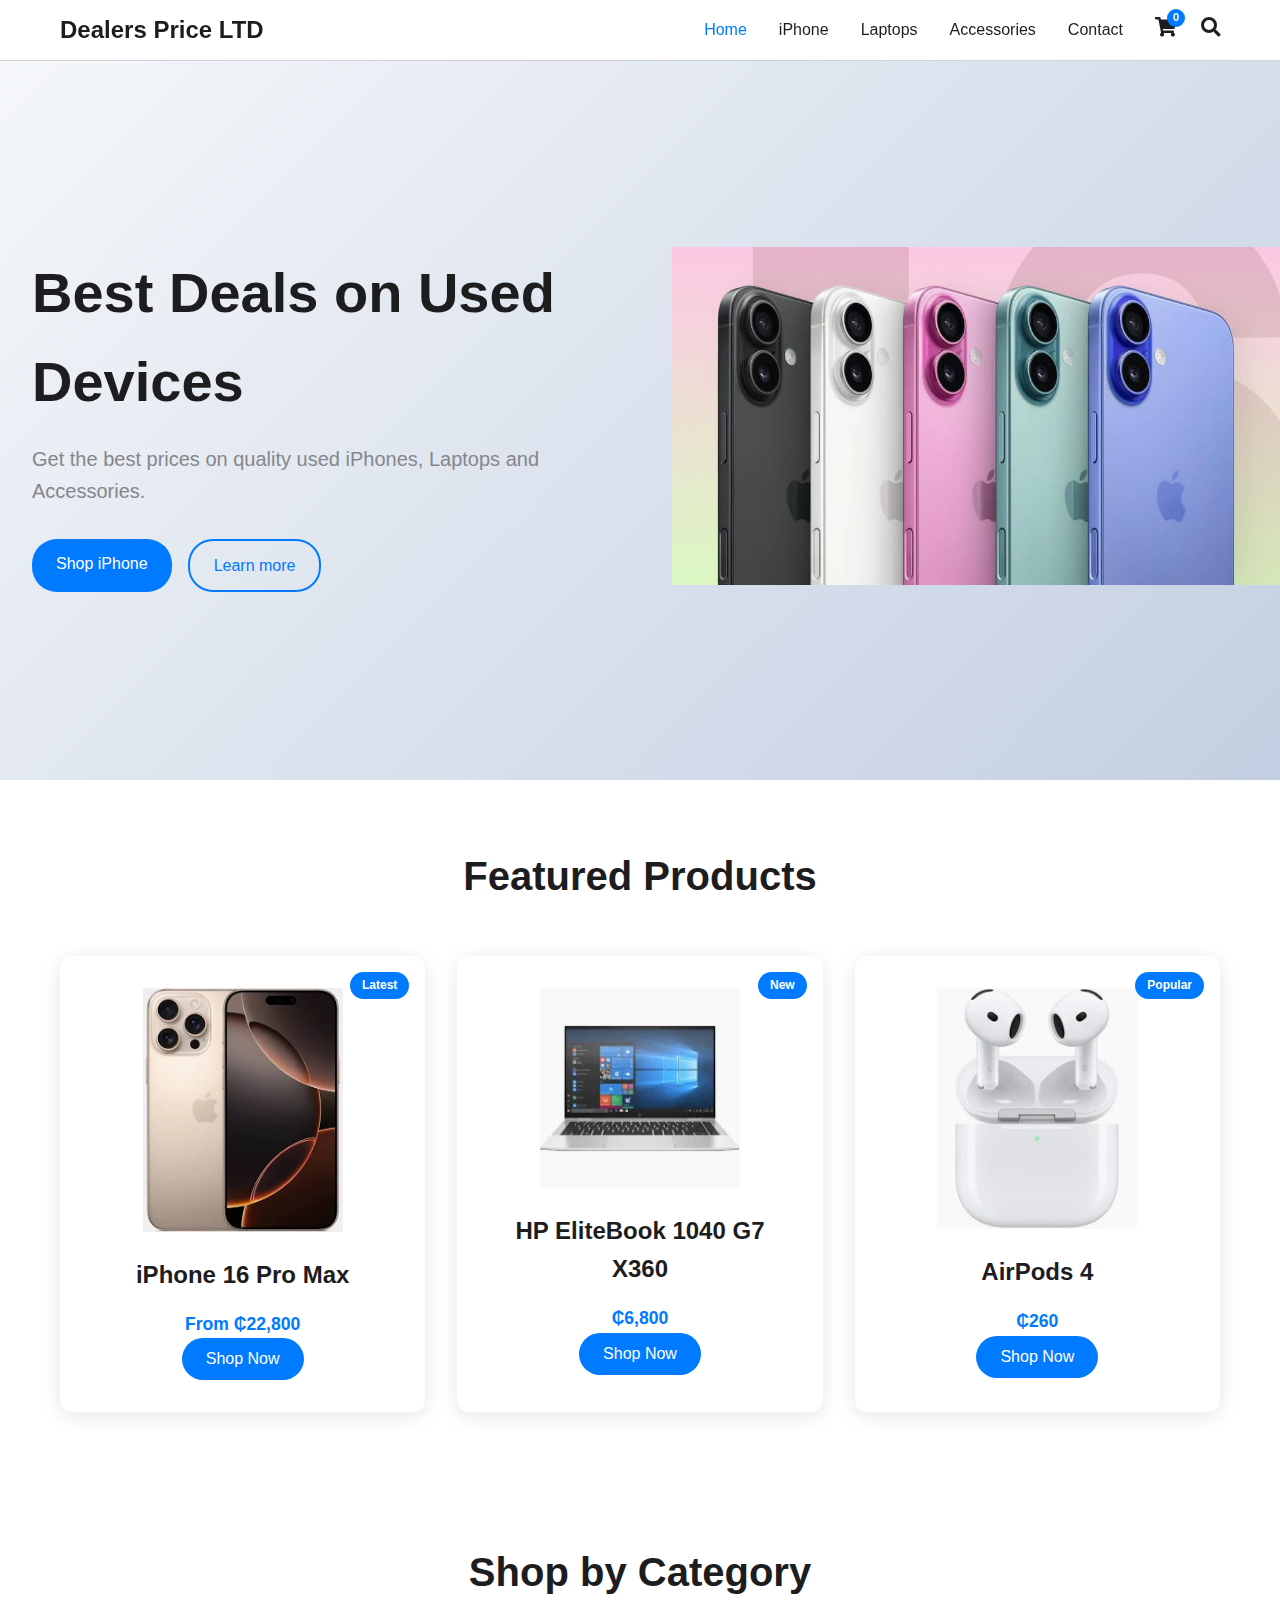
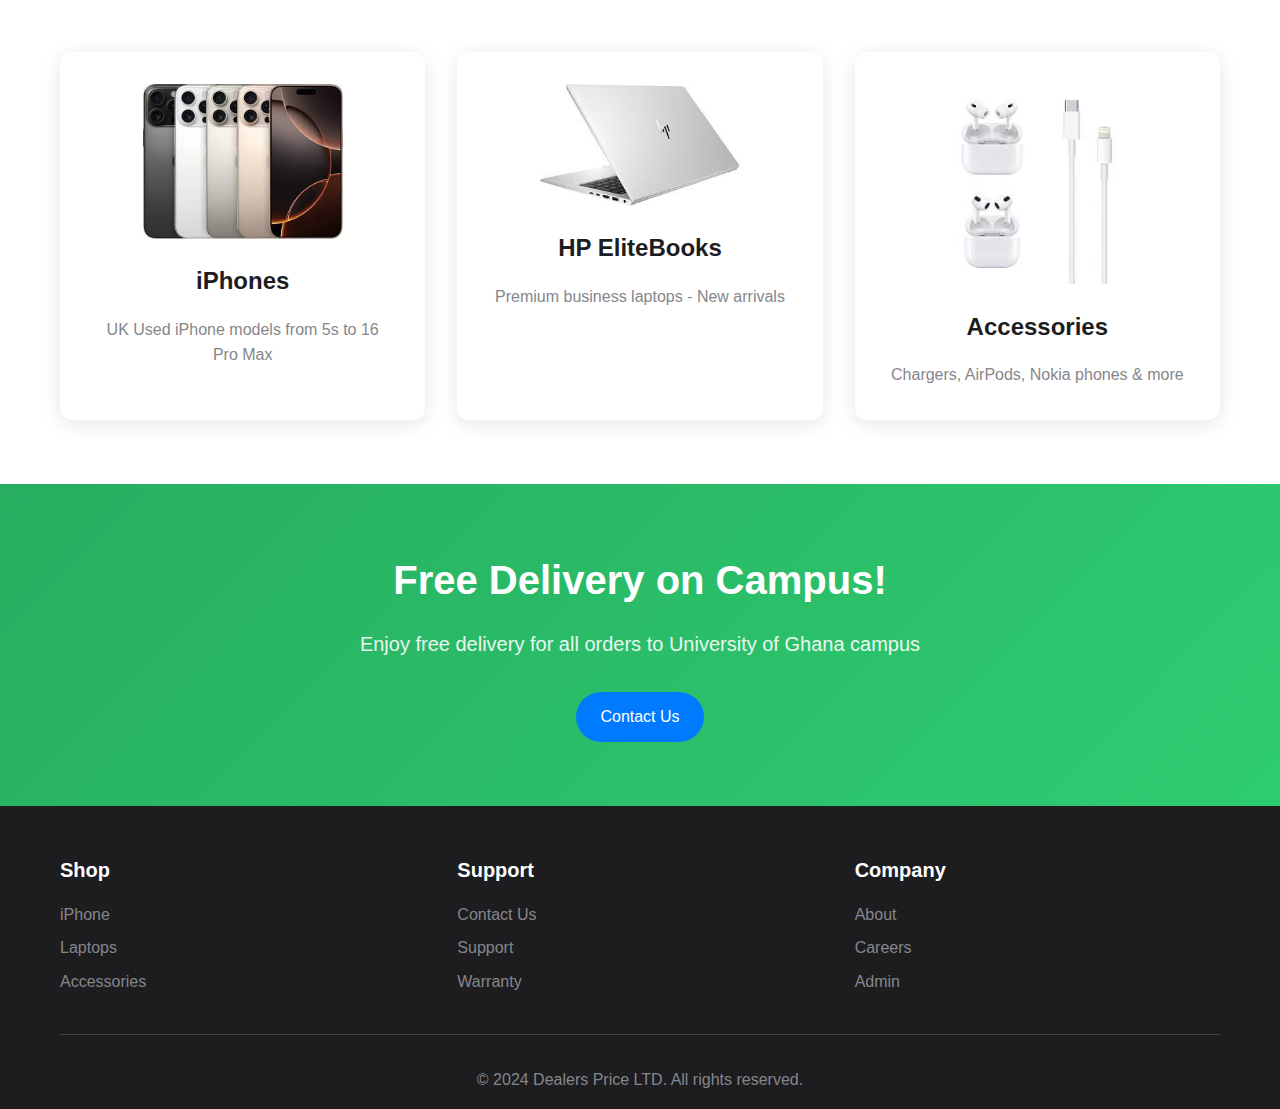
<file: index.html>
<!DOCTYPE html>
<html lang="en">
<head>
    <meta charset="UTF-8">
    <meta name="viewport" content="width=device-width, initial-scale=1.0">
    <title>Dealers Price LTD</title>
    <link rel="stylesheet" href="styles.css">
    <link rel="stylesheet" href="https://cdnjs.cloudflare.com/ajax/libs/font-awesome/5.15.4/css/all.min.css">
</head>
<body>
    <header>
        <nav class="navbar">
            <div class="nav-container">
                <div class="logo">
                    <a href="index.html">
                        <p>Dealers Price LTD</p>
                    </a>
                </div>
                <ul class="nav-menu">
                    <li><a href="index.html" class="active">Home</a></li>
                    <li><a href="iphones.html">iPhone</a></li>
                    <li><a href="laptops.html">Laptops</a></li>
                    <li><a href="accessories.html">Accessories</a></li>
                    <li><a href="contact.html">Contact</a></li>
                    <li>
                        <div class="header-icons">
                            <a href="cart.html" id="cart-icon"><i class="fas fa-shopping-cart"></i><span id="cart-count">0</span></a>
                            <a href="#" id="search-icon"><i class="fas fa-search"></i></a>
                        </div>
                    </li>
                </ul>
                <div class="hamburger">
                    <span></span>
                    <span></span>
                    <span></span>
                </div>
            </div>
        </nav>
    </header>

    <main>
        <section class="hero">
            <div class="hero-content">
                <h1>Best Deals on Used Devices</h1>
                <p>Get the best prices on quality used iPhones, Laptops and Accessories.</p>
                <div class="hero-buttons">
                    <a href="iphones.html" class="btn-primary">Shop iPhone</a>
                    <a href="#" class="btn-secondary">Learn more</a>
                </div>
            </div>
            <div class="hero-image">
                <img src="iphone16.jpg" alt="iPhone 16 ">
            </div>
        </section>

        <section class="featured-products">
            <div class="container">
                <h2>Featured Products</h2>
                <div class="product-grid">
                    <div class="product-card">
                        <div class="product-badge">Latest</div>
                        <img src="iphone16promax.jpg" alt="iPhone 16 Pro Max">
                        <h3>iPhone 16 Pro Max</h3>
                        <p class="price">From ₵22,800</p>
                        <button class="btn-primary" onclick="window.location.href='iphones.html'">Shop Now</button>
                    </div>
                    <div class="product-card">
                        <div class="product-badge">New</div>
                        <img src="HP EliteBook 1040 G7.webp" alt="HP EliteBook 1040 G7">
                        <h3>HP EliteBook 1040 G7 X360</h3>
                        <p class="price">₵6,800</p>
                        <button class="btn-primary" onclick="window.location.href='laptops.html'">Shop Now</button>
                    </div>
                    <div class="product-card">
                        <div class="product-badge">Popular</div>
                        <img src="AirPods 4.webp" alt="AirPods 4">
                        <h3>AirPods 4</h3>
                        <p class="price">₵260</p>
                        <button class="btn-primary" onclick="window.location.href='accessories.html'">Shop Now</button>
                    </div>
                </div>
            </div>
        </section>

        <section class="categories">
            <div class="container">
                <h2>Shop by Category</h2>
                <div class="category-grid">
                    <a href="iphones.html" class="category-card">
                        <img src="iphoness.jpg" alt="iPhones">
                        <h3>iPhones</h3>
                        <p>UK Used iPhone models from 5s to 16 Pro Max</p>
                    </a>
                    <a href="laptops.html" class="category-card">
                        <img src="HP EliteBooks.jpg" alt="Laptops">
                        <h3>HP EliteBooks</h3>
                        <p>Premium business laptops - New arrivals</p>
                    </a>
                    <a href="accessories.html" class="category-card">
                        <img src="accessories.jpg" alt="Accessories">
                        <h3>Accessories</h3>
                        <p>Chargers, AirPods, Nokia phones & more</p>
                    </a>
                </div>
            </div>
        </section>

        <section class="promo-banner">
            <div class="container">
                <div class="promo-content">
                    <h2>Free Delivery on Campus!</h2>
                    <p>Enjoy free delivery for all orders to University of Ghana campus</p>
                    <a href="contact.html" class="btn-primary">Contact Us</a>
                </div>
            </div>
        </section>
    </main>

    <footer>
        <div class="container">
            <div class="footer-content">
                <div class="footer-section">
                    <h4>Shop</h4>
                    <ul>
                        <li><a href="iphones.html">iPhone</a></li>
                        <li><a href="laptops.html">Laptops</a></li>
                        <li><a href="accessories.html">Accessories</a></li>
                    </ul>
                </div>
                <div class="footer-section">
                    <h4>Support</h4>
                    <ul>
                        <li><a href="contact.html">Contact Us</a></li>
                        <li><a href="#">Support</a></li>
                        <li><a href="#">Warranty</a></li>
                    </ul>
                </div>
                <div class="footer-section">
                    <h4>Company</h4>
                    <ul>
                        <li><a href="#">About</a></li>
                        <li><a href="#">Careers</a></li>
                        <li><a href="admin.html">Admin</a></li>
                    </ul>
                </div>
            </div>
            <div class="footer-bottom">
                <p>&copy; 2024 Dealers Price LTD. All rights reserved.</p>
            </div>
        </div>
    </footer>

    <script src="script.js"></script>
</body>
</html>
</file>
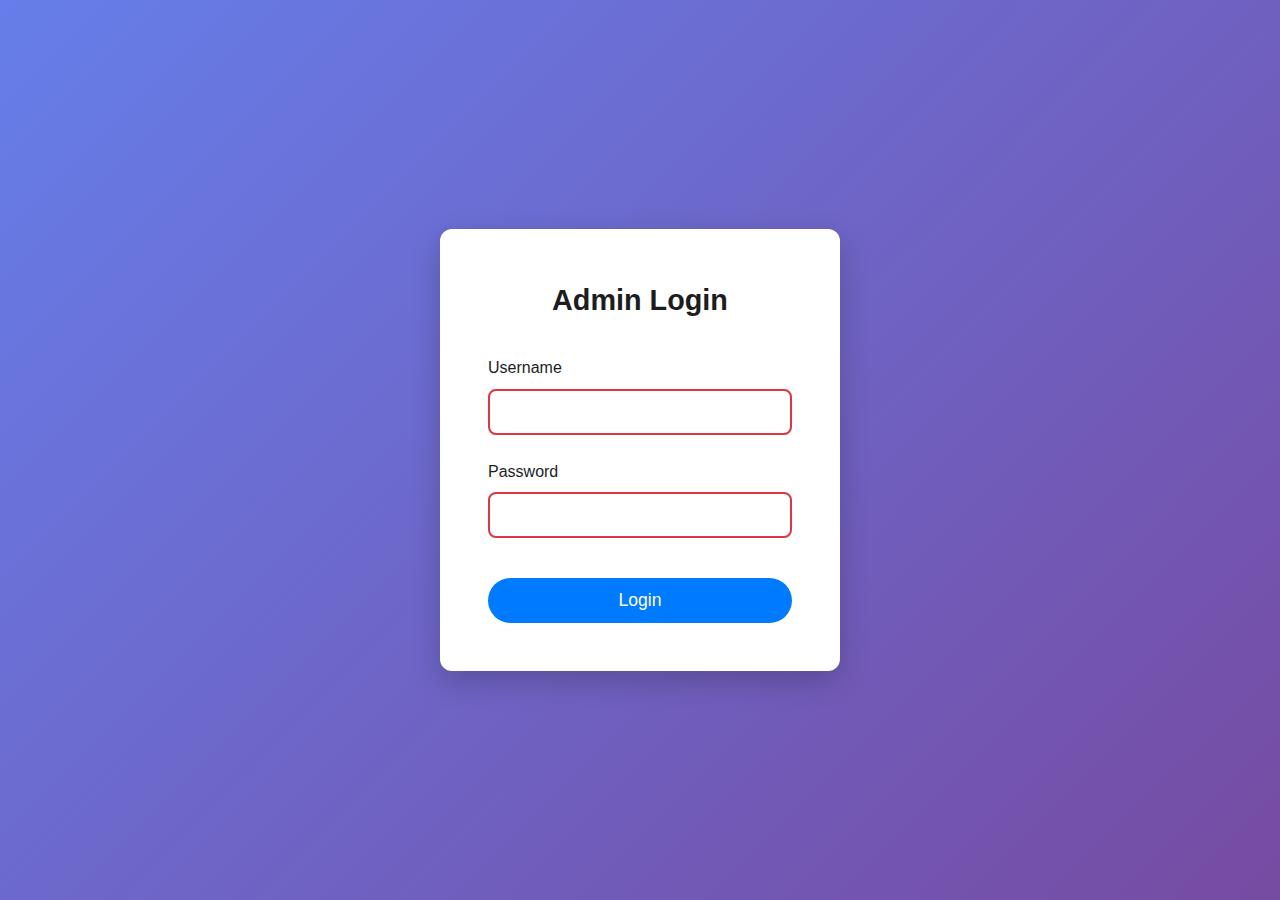
<file: admin.html>
<!DOCTYPE html>
<html lang="en">
<head>
    <meta charset="UTF-8">
    <meta name="viewport" content="width=device-width, initial-scale=1.0">
    <title>Admin Panel - Dealers Price LTD</title>
    <link rel="stylesheet" href="styles.css">
    <link rel="stylesheet" href="admin.css">
</head>
<body>
    <!-- Login Form -->
    <div id="admin-login" class="admin-login-container">
        <div class="admin-login-form">
            <h2>Admin Login</h2>
            <form id="login-form">
                <div class="form-group">
                    <label for="admin-username">Username</label>
                    <input type="text" id="admin-username" name="username" required>
                </div>
                <div class="form-group">
                    <label for="admin-password">Password</label>
                    <input type="password" id="admin-password" name="password" required>
                </div>
                <button type="submit" class="btn-primary">Login</button>
                <div id="login-error" class="login-error" style="display: none;">
                    Invalid username or password
                </div>
            </form>
        </div>
    </div>

    <!-- Admin Dashboard (hidden by default) -->
    <div id="admin-dashboard" class="admin-container" style="display: none;">
        <!-- Keep all existing admin dashboard content here -->
        <div class="admin-sidebar">
            <div class="admin-logo">
                <h1>Dealers Price LTD</h1>
            </div>
            <nav class="admin-nav">
                <ul>
                    <li><a href="#dashboard" class="nav-link active" onclick="showSection('dashboard')">Dashboard</a></li>
                    <li><a href="#orders" class="nav-link" onclick="showSection('orders')">Orders</a></li>
                    <li><a href="#messages" class="nav-link" onclick="showSection('messages')">Messages</a></li>
                    <li><a href="#products" class="nav-link" onclick="showSection('products')">Products</a></li>
                    <li><a href="#" class="nav-link" onclick="logout()">Logout</a></li>
                    <li><a href="index.html" class="nav-link">Back to Store</a></li>
                </ul>
            </nav>
        </div>

        <div class="admin-main">
            <header class="admin-header">
                <h1 id="section-title">Dashboard</h1>
                <div class="admin-user">
                    <span>Welcome, Admin</span>
                    <button class="btn-secondary" onclick="logout()" style="margin-left: 1rem;">Logout</button>
                </div>
            </header>

            <!-- Keep all existing admin sections here -->
            <main class="admin-content">
                <!-- Dashboard Section -->
                <section id="dashboard" class="admin-section active">
                    <div class="stats-grid">
                        <div class="stat-card">
                            <h3>Total Orders</h3>
                            <p class="stat-number" id="total-orders">0</p>
                        </div>
                        <div class="stat-card">
                            <h3>Total Revenue</h3>
                            <p class="stat-number" id="total-revenue">₵0</p>
                        </div>
                        <div class="stat-card">
                            <h3>New Messages</h3>
                            <p class="stat-number" id="new-messages">0</p>
                        </div>
                        <div class="stat-card">
                            <h3>Pending Orders</h3>
                            <p class="stat-number" id="pending-orders">0</p>
                        </div>
                    </div>

                    <div class="recent-activity">
                        <h3>Recent Activity</h3>
                        <div class="activity-list" id="recent-activity">
                            <p>No recent activity</p>
                        </div>
                    </div>

                    <div class="quick-actions">
                        <h3>Quick Actions</h3>
                        <div class="action-buttons">
                            <button class="btn-primary" onclick="showSection('orders')">View Orders</button>
                            <button class="btn-primary" onclick="showSection('messages')">Check Messages</button>
                            <button class="btn-primary" onclick="showSection('products')">Manage Products</button>
                            <button class="btn-secondary" onclick="exportOrders()">Export Orders</button>
                        </div>
                    </div>

                    <div class="delivery-stats">
                        <h3>Campus Delivery Stats</h3>
                        <div class="campus-stats">
                            <div class="stat-item">
                                <h4>Pending Deliveries</h4>
                                <p id="pending-deliveries">0</p>
                            </div>
                            <div class="stat-item">
                                <h4>Completed Today</h4>
                                <p id="completed-today">0</p>
                            </div>
                            <div class="stat-item">
                                <h4>Campus Orders</h4>
                                <p id="campus-orders">0</p>
                            </div>
                        </div>
                    </div>
                </section>

                <!-- Orders Section -->
                <section id="orders" class="admin-section">
                    <div class="section-header">
                        <h3>Order Management</h3>
                        <div class="order-filters">
                            <select id="order-status-filter" onchange="filterOrders()">
                                <option value="">All Orders</option>
                                <option value="pending">Pending</option>
                                <option value="processing">Processing</option>
                                <option value="shipped">Shipped</option>
                                <option value="delivered">Delivered</option>
                                <option value="cancelled">Cancelled</option>
                            </select>
                            <button class="btn-secondary" onclick="exportOrders()">Export Orders</button>
                        </div>
                    </div>
                    <div class="table-container">
                        <table class="admin-table">
                            <thead>
                                <tr>
                                    <th>Order ID</th>
                                    <th>Customer</th>
                                    <th>Phone</th>
                                    <th>Products</th>
                                    <th>Total</th>
                                    <th>Date</th>
                                    <th>Status</th>
                                    <th>Delivery</th>
                                    <th>Actions</th>
                                </tr>
                            </thead>
                            <tbody id="orders-table">
                                <tr>
                                    <td colspan="9">No orders found</td>
                                </tr>
                            </tbody>
                        </table>
                    </div>
                </section>

                <!-- Messages Section -->
                <section id="messages" class="admin-section">
                    <div class="section-header">
                        <h3>Customer Messages</h3>
                        <button class="btn-secondary" onclick="markAllRead()">Mark All Read</button>
                    </div>
                    <div class="messages-container">
                        <div class="messages-list" id="messages-list">
                            <p>No messages found</p>
                        </div>
                    </div>
                </section>

                <!-- Products Section -->
                <section id="products" class="admin-section">
                    <div class="section-header">
                        <h3>Product Management</h3>
                        <button class="btn-primary" onclick="addProduct()">Add Product</button>
                    </div>
                    <div class="products-grid" id="products-grid">
                        <!-- Products will be loaded here -->
                    </div>
                </section>
            </main>
        </div>
    </div>

    <!-- Keep all existing modals -->
    <!-- Order Details Modal -->
    <div id="order-modal" class="modal">
        <div class="modal-content">
            <span class="close">&times;</span>
            <h2>Order Details</h2>
            <div id="order-details"></div>
            <div class="modal-actions">
                <select id="order-status">
                    <option value="pending">Pending</option>
                    <option value="processing">Processing</option>
                    <option value="shipped">Shipped</option>
                    <option value="delivered">Delivered</option>
                    <option value="cancelled">Cancelled</option>
                </select>
                <button class="btn-primary" onclick="updateOrderStatus()">Update Status</button>
            </div>
        </div>
    </div>

    <!-- Message Details Modal -->
    <div id="message-modal" class="modal">
        <div class="modal-content">
            <span class="close">&times;</span>
            <h2>Message Details</h2>
            <div id="message-details"></div>
            <div class="modal-actions">
                <button class="btn-primary" onclick="replyToMessage()">Reply</button>
                <button class="btn-secondary" onclick="deleteMessage()">Delete</button>
            </div>
        </div>
    </div>

    <script src="script.js"></script>
    <script src="admin.js"></script>
</body>
</html>
<script>
    // Show the login form by default
    document.getElementById('admin-login').style.display = 'block';
    document.getElementById('admin-dashboard').style.display = 'none';

    // Handle login form submission
    document.getElementById('login-form').addEventListener('submit', function(event) {
        event.preventDefault();
        const username = document.getElementById('admin-username').value;
        const password = document.getElementById('admin-password').value;

        // Simulate a login check (replace with actual authentication logic)
        if (username === 'admin' && password === 'password') {
            document.getElementById('admin-login').style.display = 'none';
            document.getElementById('admin-dashboard').style.display = 'block';
            loadDashboardData();
        } else {
            document.getElementById('login-error').style.display = 'block';
        }
    });

    // Function to load dashboard data
    function loadDashboardData() {
        // Simulate loading data (replace with actual data fetching logic)
        document.getElementById('total-orders').textContent = '100';
        document.getElementById('total-revenue').textContent = '₵50,000';
        document.getElementById('new-messages').textContent = '5';
        document.getElementById('pending-orders').textContent = '10';
        document.getElementById('pending-deliveries').textContent = '3';
        document.getElementById('completed-today').textContent = '7';
        document.getElementById('campus-orders').textContent = '20';

        // Load recent activity
        const activityList = document.getElementById('recent-activity');
        activityList.innerHTML = '<p>Order #1234 placed</p><p>Message from user John Doe</p>'}
</file>
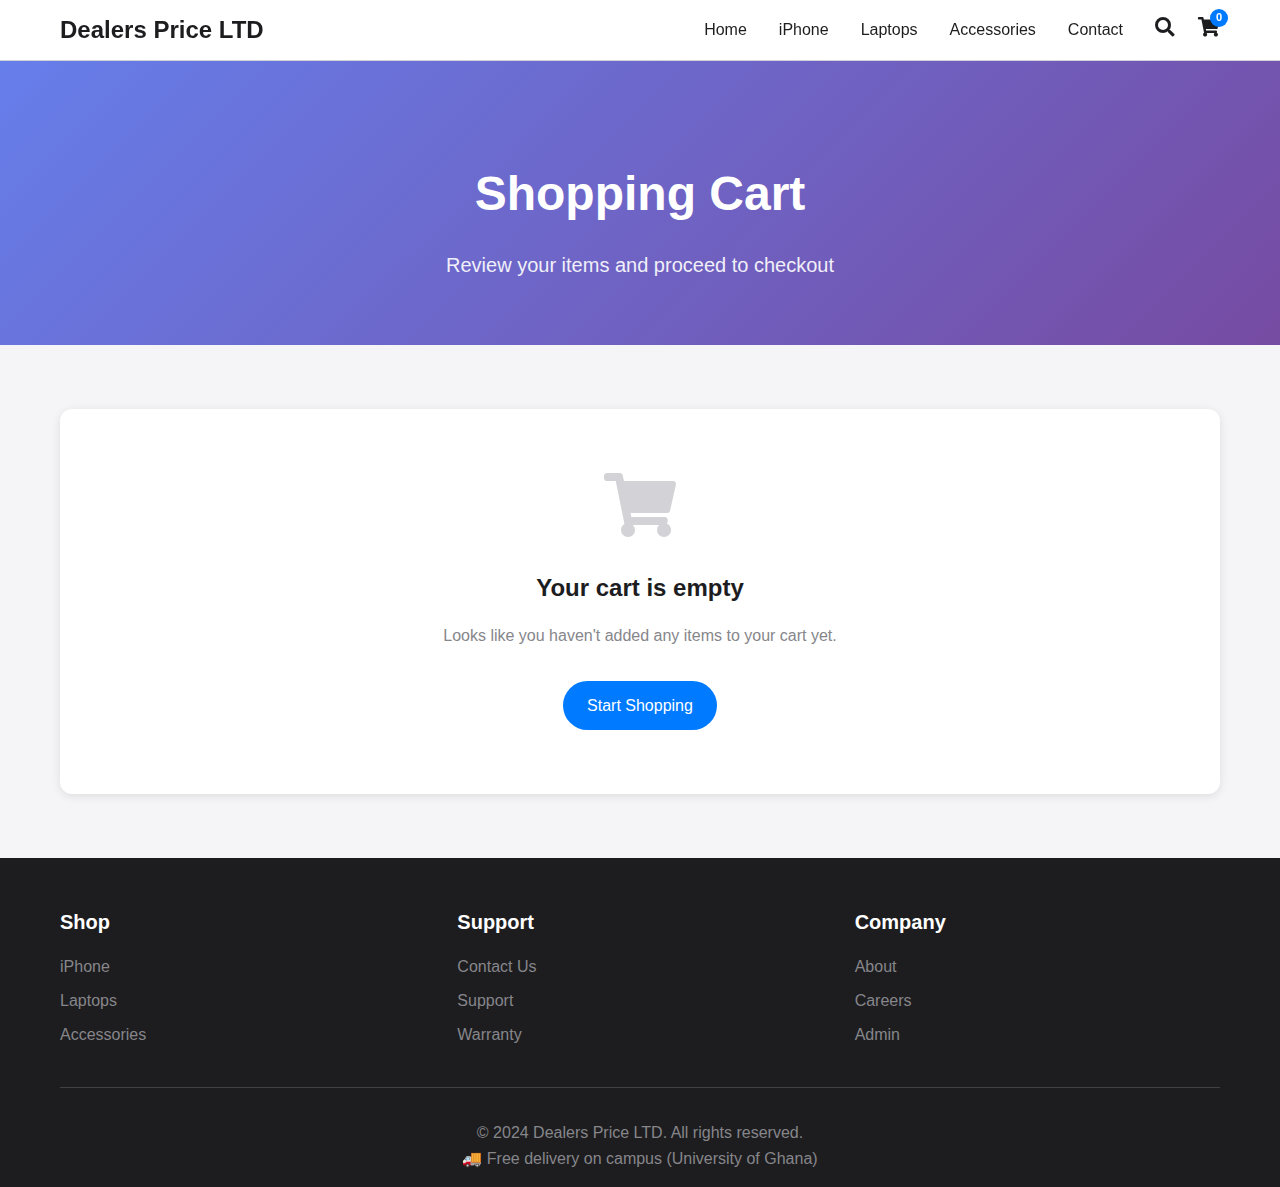
<file: cart.html>
<!DOCTYPE html>
<html lang="en">
<head>
    <meta charset="UTF-8">
    <meta name="viewport" content="width=device-width, initial-scale=1.0">
    <title>Shopping Cart - Dealers Price LTD</title>
    <link rel="stylesheet" href="styles.css">
    <link rel="stylesheet" href="https://cdnjs.cloudflare.com/ajax/libs/font-awesome/5.15.4/css/all.min.css">
</head>
<body>
    <header>
        <nav class="navbar">
            <div class="nav-container">
                <div class="logo">
                    <a href="index.html">
                        <p>Dealers Price LTD</p>
                    </a>
                </div>
                <ul class="nav-menu">
                    <li><a href="index.html">Home</a></li>
                    <li><a href="iphones.html">iPhone</a></li>
                    <li><a href="laptops.html">Laptops</a></li>
                    <li><a href="accessories.html">Accessories</a></li>
                    <li><a href="contact.html">Contact</a></li>
                    <li>
                        <div class="header-icons">
                            <a href="#" id="search-icon"><i class="fas fa-search"></i></a>
                            <a href="cart.html" id="cart-icon"><i class="fas fa-shopping-cart"></i><span id="cart-count">0</span></a>
                        </div>
                    </li>
                </ul>
                <div class="hamburger">
                    <span></span>
                    <span></span>
                    <span></span>
                </div>
            </div>
        </nav>
    </header>

    <main>
        <section class="page-header">
            <div class="container">
                <h1>Shopping Cart</h1>
                <p>Review your items and proceed to checkout</p>
            </div>
        </section>

        <section class="cart-section">
            <div class="container">
                <div class="cart-content">
                    <div class="cart-items-section">
                        <h2>Your Items</h2>
                        <div id="cart-items-list">
                            <!-- Cart items will be loaded here -->
                        </div>
                        
                        <div class="cart-actions-section">
                            <button class="btn-secondary" onclick="clearCart()">
                                <i class="fas fa-trash"></i> Clear Cart
                            </button>
                            <a href="index.html" class="btn-secondary">
                                <i class="fas fa-arrow-left"></i> Continue Shopping
                            </a>
                        </div>
                    </div>

                    <div class="cart-summary">
                        <h2>Order Summary</h2>
                        <div class="summary-details">
                            <div class="summary-row">
                                <span>Subtotal:</span>
                                <span id="cart-subtotal">₵0</span>
                            </div>
                            <div class="summary-row">
                                <span>Delivery:</span>
                                <span id="delivery-fee">₵30 - ₵60</span>
                                   <p>Depend on your location</p>
                            </div>
                            <div class="summary-row total">
                                <span>Total:</span>
                                <span id="cart-total">₵0</span>
                            </div>
                        </div>
                        
                        <div class="delivery-info">
                            <h3>🚚 Delivery Information</h3>
                            <p>Free delivery on University of Ghana campus</p>
                            <p>Same-day delivery for orders before 2 PM</p>
                        </div>

                        <button class="btn-primary checkout-btn" onclick="proceedToCheckout()">
                            <i class="fas fa-credit-card"></i> Proceed to Checkout
                        </button>
                    </div>
                </div>

                <div id="empty-cart" class="empty-cart" style="display: none;">
                    <div class="empty-cart-content">
                        <i class="fas fa-shopping-cart empty-cart-icon"></i>
                        <h2>Your cart is empty</h2>
                        <p>Looks like you haven't added any items to your cart yet.</p>
                        <a href="index.html" class="btn-primary">Start Shopping</a>
                    </div>
                </div>
            </div>
        </section>
    </main>

    <footer>
        <div class="container">
            <div class="footer-content">
                <div class="footer-section">
                    <h4>Shop</h4>
                    <ul>
                        <li><a href="iphones.html">iPhone</a></li>
                        <li><a href="laptops.html">Laptops</a></li>
                        <li><a href="accessories.html">Accessories</a></li>
                    </ul>
                </div>
                <div class="footer-section">
                    <h4>Support</h4>
                    <ul>
                        <li><a href="contact.html">Contact Us</a></li>
                        <li><a href="#">Support</a></li>
                        <li><a href="#">Warranty</a></li>
                    </ul>
                </div>
                <div class="footer-section">
                    <h4>Company</h4>
                    <ul>
                        <li><a href="#">About</a></li>
                        <li><a href="#">Careers</a></li>
                        <li><a href="admin.html">Admin</a></li>
                    </ul>
                </div>
            </div>
            <div class="footer-bottom">
                <p>&copy; 2024 Dealers Price LTD. All rights reserved.</p>
                <p>🚚 Free delivery on campus (University of Ghana)</p>
            </div>
        </div>
    </footer>

    <!-- Checkout Modal -->
    <div id="checkout-modal" class="modal">
        <div class="modal-content checkout-modal-content">
            <span class="close">&times;</span>
            <div class="checkout-header">
                <h2><i class="fas fa-credit-card"></i> Secure Checkout</h2>
                <p>Complete your order details below</p>
            </div>
            
            <form id="checkout-form" class="checkout-form">
                <div class="checkout-sections">
                    <!-- Customer Information Section -->
                    <div class="checkout-section">
                        <h3><i class="fas fa-user"></i> Customer Information</h3>
                        <div class="form-row">
                            <div class="form-group">
                                <label for="customer-name">Full Name *</label>
                                <input type="text" id="customer-name" name="customerName" required placeholder="Enter your full name">
                                <span class="form-error"></span>
                            </div>
                            <div class="form-group">
                                <label for="customer-phone">Phone Number *</label>
                                <input type="tel" id="customer-phone" name="customerPhone" required placeholder="+233 XX XXX XXXX">
                                <span class="form-error"></span>
                            </div>
                        </div>
                        <div class="form-group">
                            <label for="customer-email">Email Address</label>
                            <input type="email" id="customer-email" name="customerEmail" placeholder="your.email@example.com">
                            <small class="form-help">Optional - for order updates</small>
                        </div>
                    </div>

                    <!-- Delivery Information Section -->
                    <div class="checkout-section">
                        <h3><i class="fas fa-truck"></i> Delivery Information</h3>
                        <div class="form-group">
                            <label for="delivery-address">Delivery Address *</label>
                            <textarea id="delivery-address" name="deliveryAddress" rows="3" required placeholder="Enter your complete delivery address..."></textarea>
                            <div class="address-suggestions">
                                <button type="button" class="suggestion-btn" onclick="fillCampusAddress('Legon Hall')">Legon Hall</button>
                                <button type="button" class="suggestion-btn" onclick="fillCampusAddress('Commonwealth Hall')">Commonwealth Hall</button>
                                <button type="button" class="suggestion-btn" onclick="fillCampusAddress('Volta Hall')">Volta Hall</button>
                                <button type="button" class="suggestion-btn" onclick="fillCampusAddress('Akuafo Hall')">Akuafo Hall</button>
                            </div>
                            <div class="delivery-notice">
                                <i class="fas fa-info-circle"></i>
                                <span>Free delivery for University of Ghana campus addresses</span>
                            </div>
                        </div>
                    </div>

                    <!-- Payment Information Section -->
                    <div class="checkout-section">
                        <h3><i class="fas fa-credit-card"></i> Payment Method</h3>
                        <div class="payment-methods">
                            <label class="payment-option">
                                <input type="radio" name="paymentMethod" value="cash" required>
                                <div class="payment-card">
                                    <i class="fas fa-money-bill-wave"></i>
                                    <div>
                                        <strong>Cash on Delivery</strong>
                                        <small>Pay when you receive your order</small>
                                    </div>
                                </div>
                            </label>
                            <label class="payment-option">
                                <input type="radio" name="paymentMethod" value="momo" required>
                                <div class="payment-card">
                                    <i class="fas fa-mobile-alt"></i>
                                    <div>
                                        <strong>Mobile Money</strong>
                                        <small>MTN, Vodafone, AirtelTigo</small>
                                    </div>
                                </div>
                            </label>
                        </div>
                    </div>

                    <!-- Additional Notes Section -->
                    <div class="checkout-section">
                        <h3><i class="fas fa-sticky-note"></i> Additional Information</h3>
                        <div class="form-group">
                            <label for="order-notes">Special Instructions (Optional)</label>
                            <textarea id="order-notes" name="orderNotes" rows="2" placeholder="Any special instructions for your order (e.g., preferred delivery time, location details)"></textarea>
                        </div>
                    </div>
                </div>

                <!-- Order Summary -->
                <div class="checkout-summary">
                    <h3><i class="fas fa-receipt"></i> Order Summary</h3>
                    <div class="summary-details">
                        <div class="summary-row">
                            <span>Subtotal:</span>
                            <span id="checkout-subtotal">₵0</span>
                        </div>
                        <div class="summary-row">
                            <span>Delivery:</span>
                            <span id="checkout-delivery">₵30 - ₵60</span>
                            <p>Depend on your location</p>
                        </div>
                        <div class="summary-row total-row">
                            <span>Total Amount:</span>
                            <span id="checkout-total-amount">₵0</span>
                        </div>
                    </div>
                    
                    <div class="security-notice">
                        <i class="fas fa-shield-alt"></i>
                        <span>Your information is secure and protected</span>
                    </div>
                    
                    <button type="submit" class="btn-primary checkout-submit-btn">
                        <i class="fas fa-lock"></i>
                        Place Order Securely
                    </button>
                </div>
            </form>
        </div>
    </div>

    <script src="cart.js"></script>
</body>
</html>
</file>
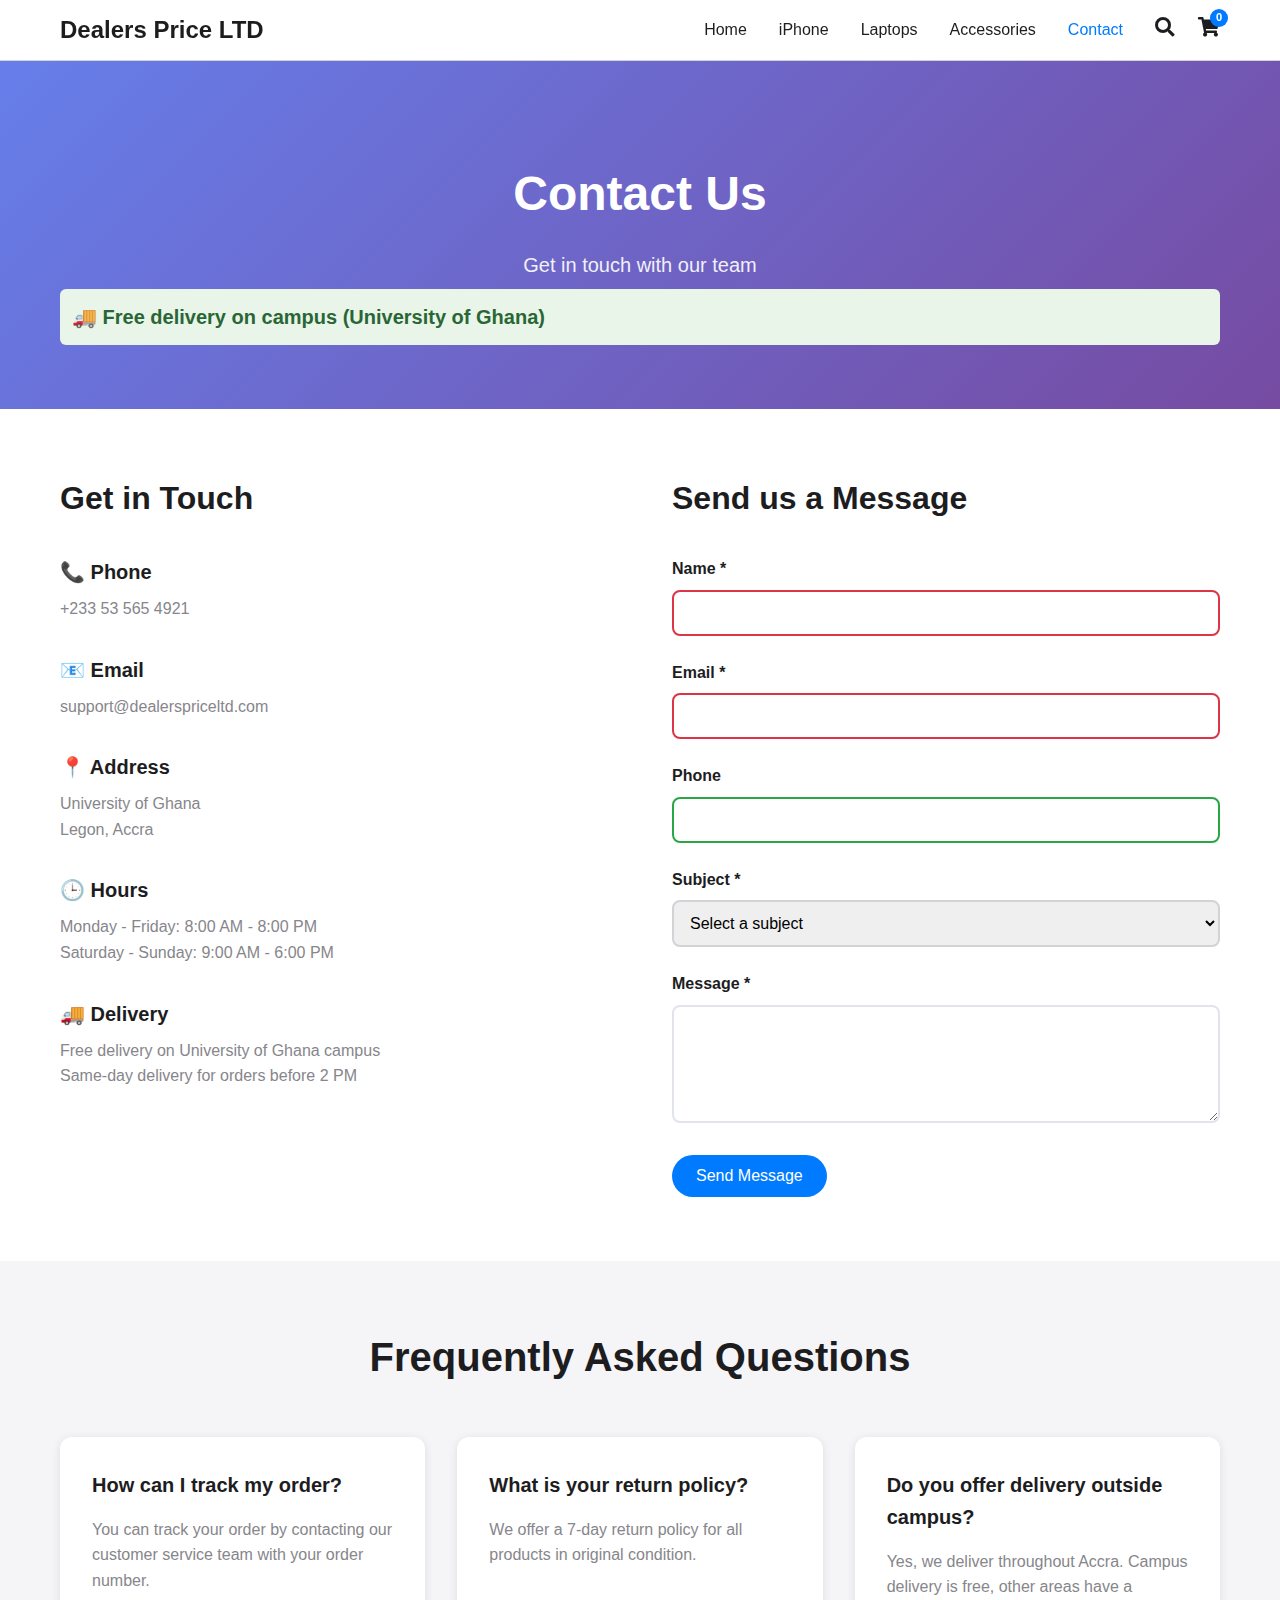
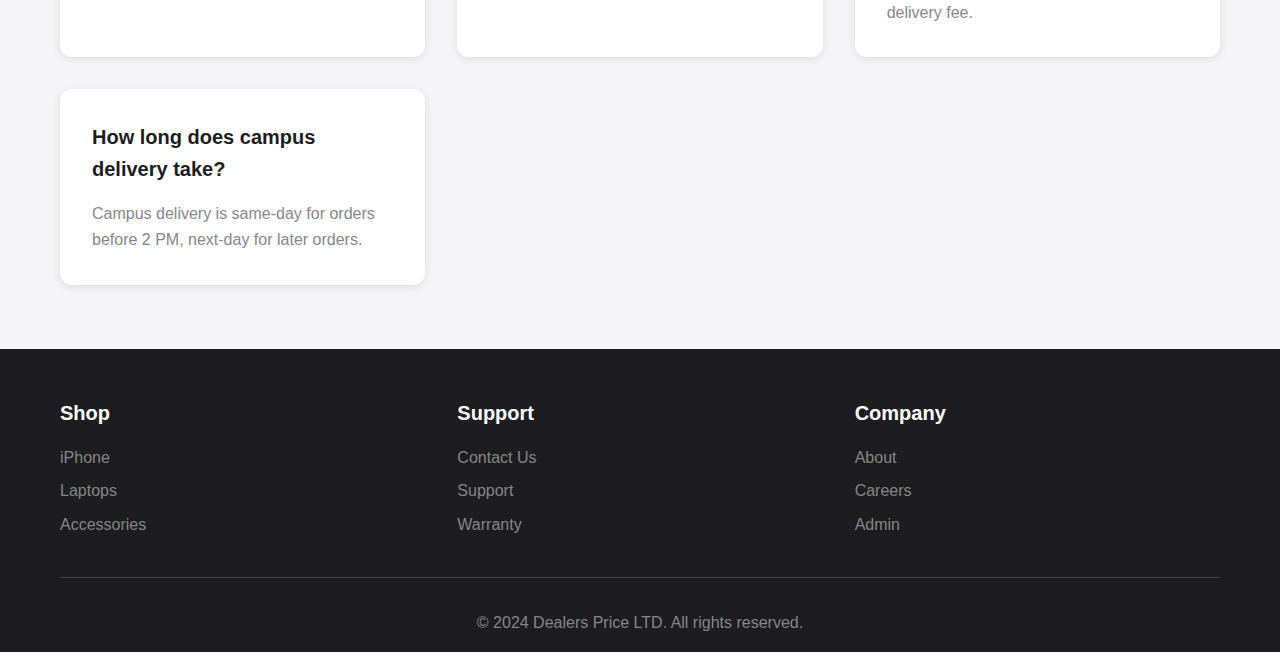
<file: contact.html>
<!DOCTYPE html>
<html lang="en">
<head>
    <meta charset="UTF-8">
    <meta name="viewport" content="width=device-width, initial-scale=1.0">
    <title>Contact - Dealers Price LTD</title>
    <link rel="stylesheet" href="styles.css">
    <link rel="stylesheet" href="https://cdnjs.cloudflare.com/ajax/libs/font-awesome/5.15.4/css/all.min.css">
</head>
<body>
    <header>
        <nav class="navbar">
            <div class="nav-container">
                <div class="logo">
                    <a href="index.html">
                        <p>Dealers Price LTD</p>
                    </a>
                </div>
                <ul class="nav-menu">
                    <li><a href="index.html">Home</a></li>
                    <li><a href="iphones.html">iPhone</a></li>
                    <li><a href="laptops.html">Laptops</a></li>
                    <li><a href="accessories.html">Accessories</a></li>
                    <li><a href="contact.html" class="active">Contact</a></li>
                    <li>
                        <div class="header-icons">
                            <a href="#" id="search-icon"><i class="fas fa-search"></i></a>
                            <a href="cart.html" id="cart-icon"><i class="fas fa-shopping-cart"></i><span id="cart-count">0</span></a>
                        </div>
                    </li>
                </ul>
                <div class="hamburger">
                    <span></span>
                    <span></span>
                    <span></span>
                </div>
            </div>
        </nav>
    </header>

    <main>
        <section class="page-header">
            <div class="container">
                <h1>Contact Us</h1>
                <p>Get in touch with our team</p>
                <div class="delivery-notice">
                    <p>🚚 <strong>Free delivery on campus (University of Ghana)</strong></p>
                </div>
            </div>
        </section>

        <section class="contact-section">
            <div class="container">
                <div class="contact-content">
                    <div class="contact-info">
                        <h2>Get in Touch</h2>
                        <div class="contact-item">
                            <h3>📞 Phone</h3>
                            <p>+233 53 565 4921</p>
                        </div>
                        <div class="contact-item">
                            <h3>📧 Email</h3>
                            <p>support@dealerspriceltd.com</p>
                        </div>
                        <div class="contact-item">
                            <h3>📍 Address</h3>
                            <p>University of Ghana<br>Legon, Accra</p>
                        </div>
                        <div class="contact-item">
                            <h3>🕒 Hours</h3>
                            <p>Monday - Friday: 8:00 AM - 8:00 PM<br>
                               Saturday - Sunday: 9:00 AM - 6:00 PM</p>
                        </div>
                        <div class="contact-item">
                            <h3>🚚 Delivery</h3>
                            <p>Free delivery on University of Ghana campus<br>
                               Same-day delivery for orders before 2 PM</p>
                        </div>
                    </div>

                    <div class="contact-form">
                        <h2>Send us a Message</h2>
                        <form id="contact-form">
                            <div class="form-group">
                                <label for="name">Name *</label>
                                <input type="text" id="name" name="name" required>
                            </div>
                            <div class="form-group">
                                <label for="email">Email *</label>
                                <input type="email" id="email" name="email" required>
                            </div>
                            <div class="form-group">
                                <label for="phone">Phone</label>
                                <input type="tel" id="phone" name="phone">
                            </div>
                            <div class="form-group">
                                <label for="subject">Subject *</label>
                                <select id="subject" name="subject" required>
                                    <option value="">Select a subject</option>
                                    <option value="product-inquiry">Product Inquiry</option>
                                    <option value="technical-support">Technical Support</option>
                                    <option value="order-status">Order Status</option>
                                    <option value="return-exchange">Return/Exchange</option>
                                    <option value="campus-delivery">Campus Delivery</option>
                                    <option value="other">Other</option>
                                </select>
                            </div>
                            <div class="form-group">
                                <label for="message">Message *</label>
                                <textarea id="message" name="message" rows="5" required></textarea>
                            </div>
                            <button type="submit" class="btn-primary">Send Message</button>
                        </form>
                    </div>
                </div>
            </div>
        </section>

        <section class="faq-section">
            <div class="container">
                <h2>Frequently Asked Questions</h2>
                <div class="faq-grid">
                    <div class="faq-item">
                        <h3>How can I track my order?</h3>
                        <p>You can track your order by contacting our customer service team with your order number.</p>
                    </div>
                    <div class="faq-item">
                        <h3>What is your return policy?</h3>
                        <p>We offer a 7-day return policy for all products in original condition.</p>
                    </div>
                    <div class="faq-item">
                        <h3>Do you offer delivery outside campus?</h3>
                        <p>Yes, we deliver throughout Accra. Campus delivery is free, other areas have a delivery fee.</p>
                    </div>
                    <div class="faq-item">
                        <h3>How long does campus delivery take?</h3>
                        <p>Campus delivery is same-day for orders before 2 PM, next-day for later orders.</p>
                    </div>
                </div>
            </div>
        </section>
    </main>

    <footer>
        <div class="container">
            <div class="footer-content">
                <div class="footer-section">
                    <h4>Shop</h4>
                    <ul>
                        <li><a href="iphones.html">iPhone</a></li>
                        <li><a href="laptops.html">Laptops</a></li>
                        <li><a href="accessories.html">Accessories</a></li>
                    </ul>
                </div>
                <div class="footer-section">
                    <h4>Support</h4>
                    <ul>
                        <li><a href="contact.html">Contact Us</a></li>
                        <li><a href="#">Support</a></li>
                        <li><a href="#">Warranty</a></li>
                    </ul>
                </div>
                <div class="footer-section">
                    <h4>Company</h4>
                    <ul>
                        <li><a href="#">About</a></li>
                        <li><a href="#">Careers</a></li>
                        <li><a href="admin.html">Admin</a></li>
                    </ul>
                </div>
            </div>
            <div class="footer-bottom">
                <p>&copy; 2024 Dealers Price LTD. All rights reserved.</p>
            </div>
        </div>
    </footer>

    <script src="script.js"></script>
</body>
</html>
</file>
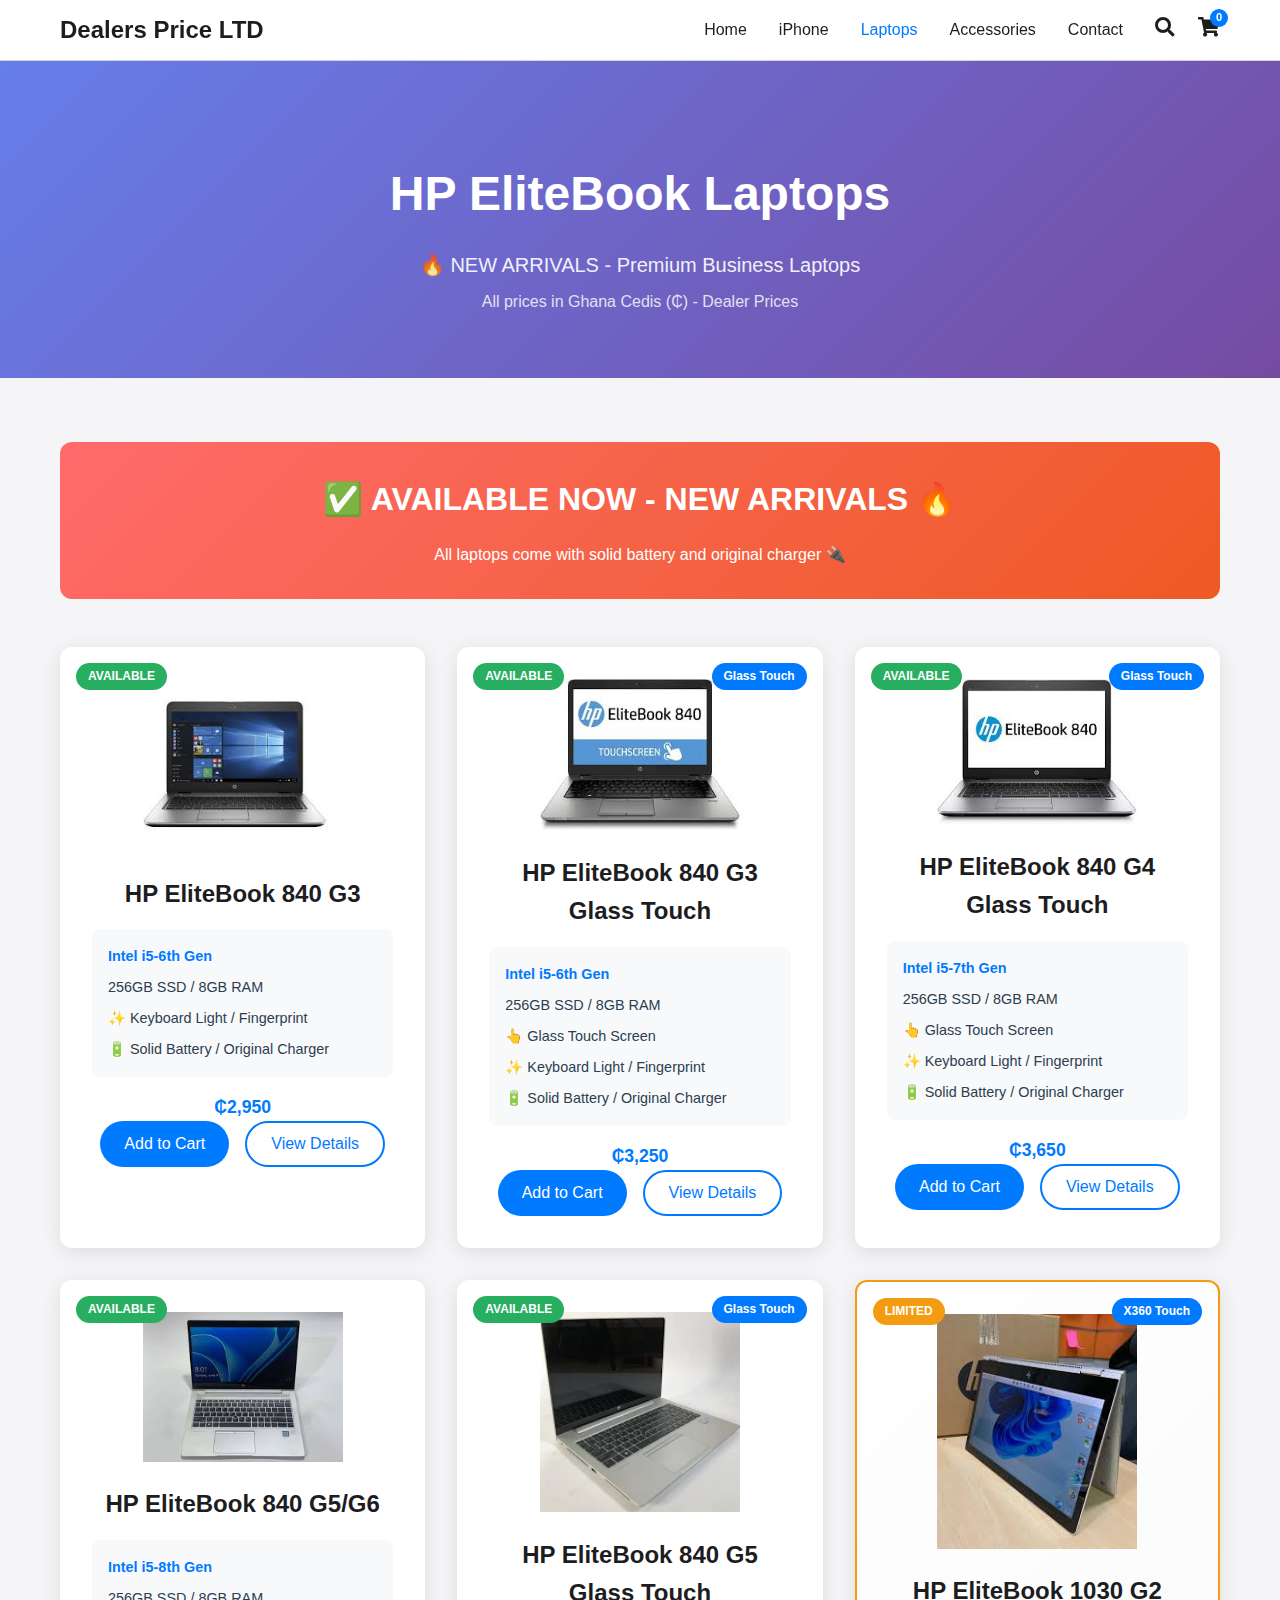
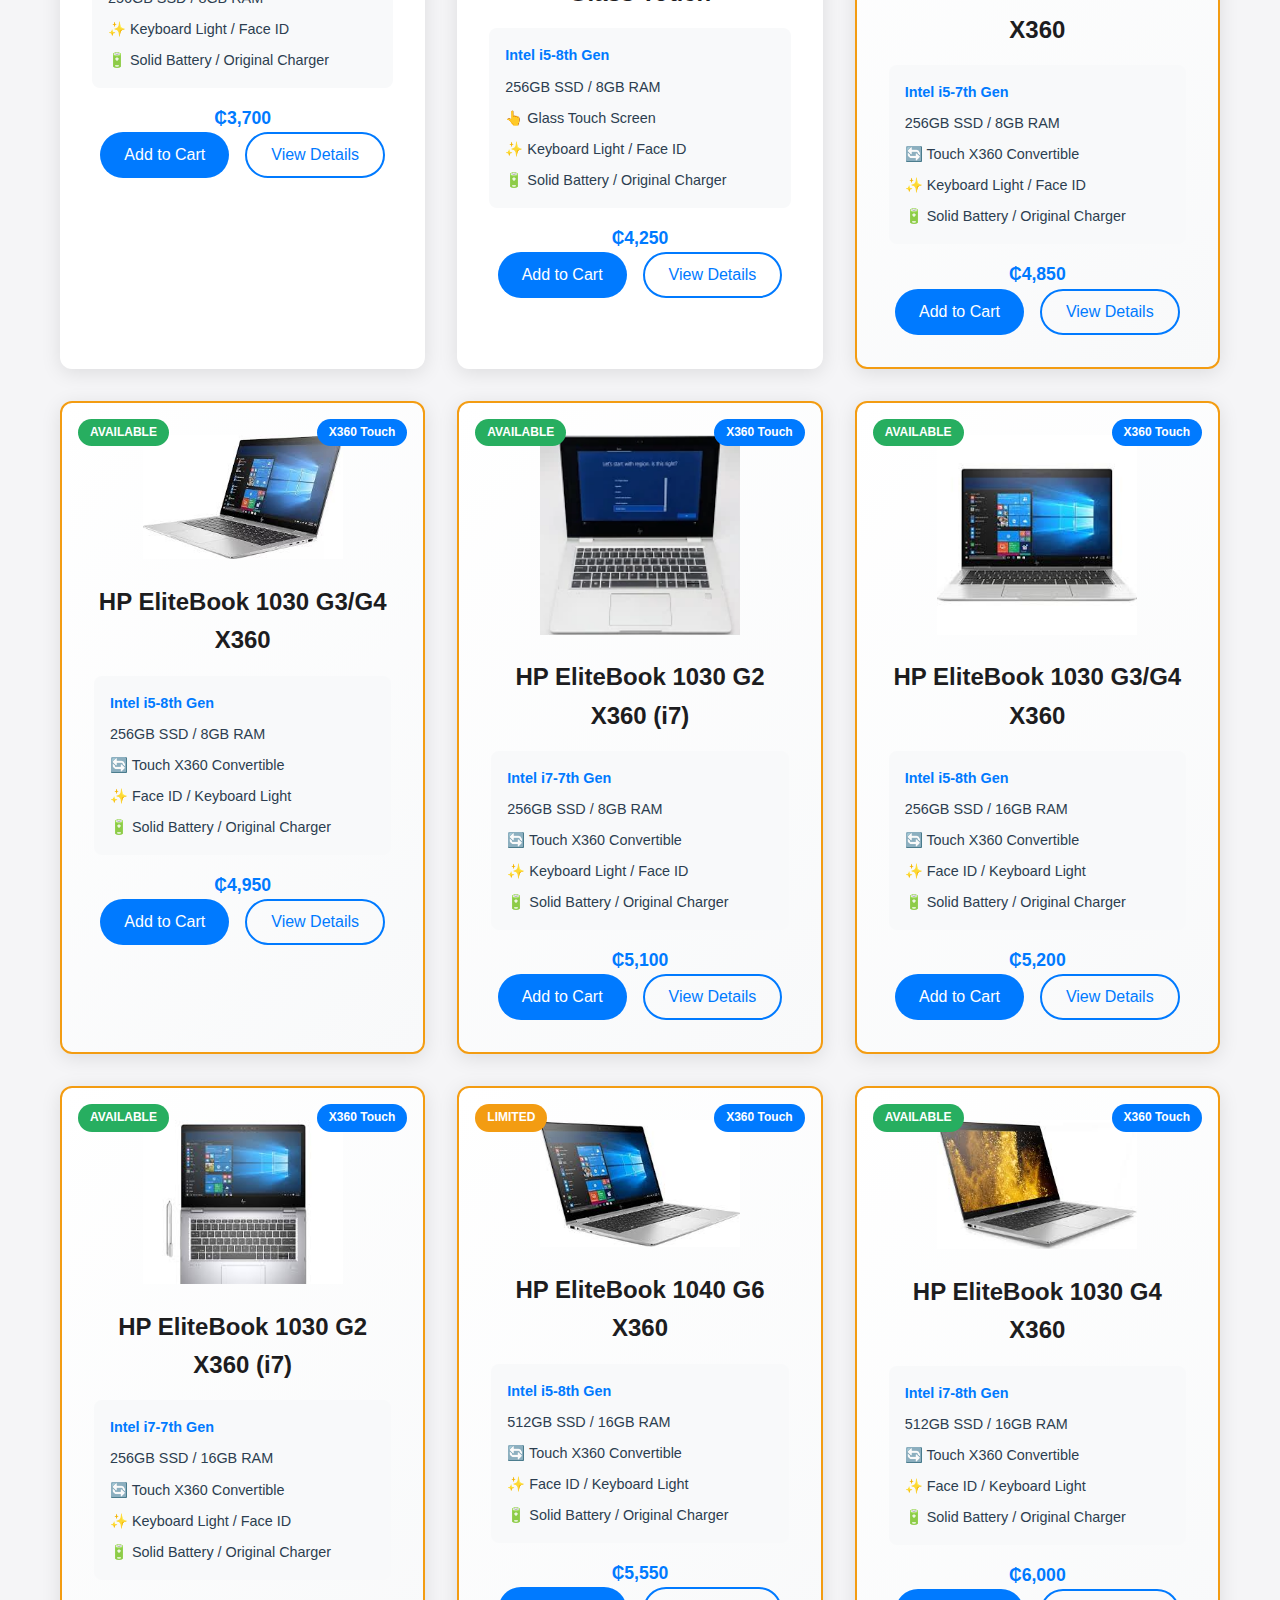
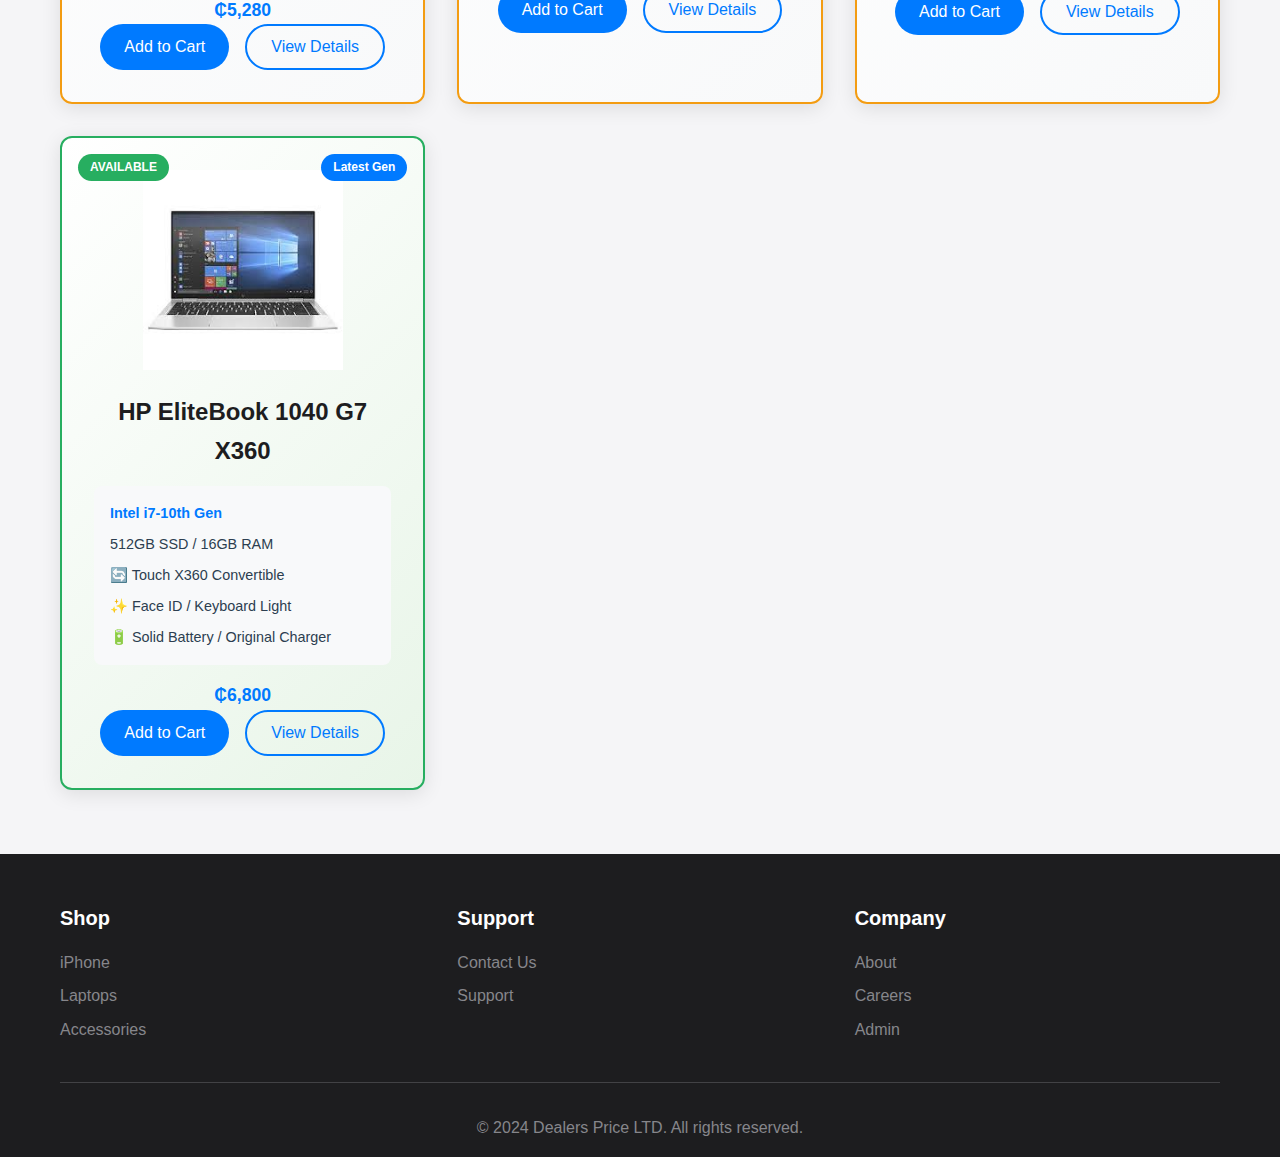
<file: laptops.html>
<!DOCTYPE html>
<html lang="en">
<head>
    <meta charset="UTF-8">
    <meta name="viewport" content="width=device-width, initial-scale=1.0">
    <title>Laptops - Dealers Price LTD</title>
    <link rel="stylesheet" href="styles.css">
    <link rel="stylesheet" href="https://cdnjs.cloudflare.com/ajax/libs/font-awesome/5.15.4/css/all.min.css">
</head>
<body>
    <header>
        <nav class="navbar">
            <div class="nav-container">
                <div class="logo">
                    <a href="index.html">
                        <p>Dealers Price LTD</p>
                    </a>
                </div>
                <ul class="nav-menu">
                    <li><a href="index.html">Home</a></li>
                    <li><a href="iphones.html">iPhone</a></li>
                    <li><a href="laptops.html" class="active">Laptops</a></li>
                    <li><a href="accessories.html">Accessories</a></li>
                    <li><a href="contact.html">Contact</a></li>
                    <li>
                        <div class="header-icons">
                            <a href="#" id="search-icon"><i class="fas fa-search"></i></a>
                            <a href="cart.html" id="cart-icon"><i class="fas fa-shopping-cart"></i><span id="cart-count">0</span></a>
                        </div>
                    </li>
                </ul>
                <div class="hamburger">
                    <span></span>
                    <span></span>
                    <span></span>
                </div>
            </div>
        </nav>
    </header>

    <main>
        <section class="page-header">
            <div class="container">
                <h1>HP EliteBook Laptops</h1>
                <p>🔥 NEW ARRIVALS - Premium Business Laptops</p>
                <p class="currency-note">All prices in Ghana Cedis (₵) - Dealer Prices</p>
            </div>
        </section>

        <section class="products">
            <div class="container">
                <div class="availability-notice">
                    <h2>✅ AVAILABLE NOW - NEW ARRIVALS 🔥</h2>
                    <p>All laptops come with solid battery and original charger 🔌</p>
                </div>
                
                <div class="product-grid">
                    <!-- HP EliteBook 840 G3 -->
                    <div class="product-card">
                        <div class="availability-badge available">Available</div>
                        <img src="HP EliteBook 840 G3.jpg" alt="HP EliteBook 840 G3">
                        <h3>HP EliteBook 840 G3</h3>
                        <div class="specs">
                            <p><strong>Intel i5-6th Gen</strong></p>
                            <p>256GB SSD / 8GB RAM</p>
                            <p>✨ Keyboard Light / Fingerprint</p>
                            <p>🔋 Solid Battery / Original Charger</p>
                        </div>
                        <p class="price">₵2,950</p>
                        <div class="product-actions">
                            <button class="btn-primary" onclick="addToCart('hp-840-g3', 'HP EliteBook 840 G3', 2950)">Add to Cart</button>
                            <button class="btn-secondary" onclick="viewProduct('hp-840-g3')">View Details</button>
                        </div>
                    </div>

                    <!-- HP EliteBook 840 G3 Glass Touch -->
                    <div class="product-card">
                        <div class="availability-badge available">Available</div>
                        <div class="feature-badge">Glass Touch</div>
                        <img src="HP EliteBook 840 G3 Glass Touch.jpg" alt="HP EliteBook 840 G3 Glass Touch">
                        <h3>HP EliteBook 840 G3 Glass Touch</h3>
                        <div class="specs">
                            <p><strong>Intel i5-6th Gen</strong></p>
                            <p>256GB SSD / 8GB RAM</p>
                            <p>👆 Glass Touch Screen</p>
                            <p>✨ Keyboard Light / Fingerprint</p>
                            <p>🔋 Solid Battery / Original Charger</p>
                        </div>
                        <p class="price">₵3,250</p>
                        <div class="product-actions">
                            <button class="btn-primary" onclick="addToCart('hp-840-g3-touch', 'HP EliteBook 840 G3 Glass Touch', 3250)">Add to Cart</button>
                            <button class="btn-secondary" onclick="viewProduct('hp-840-g3-touch')">View Details</button>
                        </div>
                    </div>

                    <!-- HP EliteBook 840 G4 Glass Touch -->
                    <div class="product-card">
                        <div class="availability-badge available">Available</div>
                        <div class="feature-badge">Glass Touch</div>
                        <img src="HP EliteBook 840 G4 Glass Touch.jpg" alt="HP EliteBook 840 G4 Glass Touch">
                        <h3>HP EliteBook 840 G4 Glass Touch</h3>
                        <div class="specs">
                            <p><strong>Intel i5-7th Gen</strong></p>
                            <p>256GB SSD / 8GB RAM</p>
                            <p>👆 Glass Touch Screen</p>
                            <p>✨ Keyboard Light / Fingerprint</p>
                            <p>🔋 Solid Battery / Original Charger</p>
                        </div>
                        <p class="price">₵3,650</p>
                        <div class="product-actions">
                            <button class="btn-primary" onclick="addToCart('hp-840-g4-touch', 'HP EliteBook 840 G4 Glass Touch', 3650)">Add to Cart</button>
                            <button class="btn-secondary" onclick="viewProduct('hp-840-g4-touch')">View Details</button>
                        </div>
                    </div>

                    <!-- HP EliteBook 840 G5/G6 -->
                    <div class="product-card">
                        <div class="availability-badge available">Available</div>
                        <img src="HP EliteBook 840 G6.jpg" alt="HP EliteBook 840 G5/G6">
                        <h3>HP EliteBook 840 G5/G6</h3>
                        <div class="specs">
                            <p><strong>Intel i5-8th Gen</strong></p>
                            <p>256GB SSD / 8GB RAM</p>
                            <p>✨ Keyboard Light / Face ID</p>
                            <p>🔋 Solid Battery / Original Charger</p>
                        </div>
                        <p class="price">₵3,700</p>
                        <div class="product-actions">
                            <button class="btn-primary" onclick="addToCart('hp-840-g5-g6', 'HP EliteBook 840 G5/G6', 3700)">Add to Cart</button>
                            <button class="btn-secondary" onclick="viewProduct('hp-840-g5-g6')">View Details</button>
                        </div>
                    </div>

                    <!-- HP EliteBook 840 G5 Glass Touch -->
                    <div class="product-card">
                        <div class="availability-badge available">Available</div>
                        <div class="feature-badge">Glass Touch</div>
                        <img src="HP EliteBook 840 G5 Glass Touch.webp" alt="HP EliteBook 840 G5 Glass Touch">
                        <h3>HP EliteBook 840 G5 Glass Touch</h3>
                        <div class="specs">
                            <p><strong>Intel i5-8th Gen</strong></p>
                            <p>256GB SSD / 8GB RAM</p>
                            <p>👆 Glass Touch Screen</p>
                            <p>✨ Keyboard Light / Face ID</p>
                            <p>🔋 Solid Battery / Original Charger</p>
                        </div>
                        <p class="price">₵4,250</p>
                        <div class="product-actions">
                            <button class="btn-primary" onclick="addToCart('hp-840-g5-touch', 'HP EliteBook 840 G5 Glass Touch', 4250)">Add to Cart</button>
                            <button class="btn-secondary" onclick="viewProduct('hp-840-g5-touch')">View Details</button>
                        </div>
                    </div>

                    <!-- HP EliteBook 1030 G2 X360 -->
                    <div class="product-card premium">
                        <div class="availability-badge limited">Limited</div>
                        <div class="feature-badge">X360 Touch</div>
                        <img src="HP EliteBook 1030 G2 X360.jpg" alt="HP EliteBook 1030 G2 X360">
                        <h3>HP EliteBook 1030 G2 X360</h3>
                        <div class="specs">
                            <p><strong>Intel i5-7th Gen</strong></p>
                            <p>256GB SSD / 8GB RAM</p>
                            <p>🔄 Touch X360 Convertible</p>
                            <p>✨ Keyboard Light / Face ID</p>
                            <p>🔋 Solid Battery / Original Charger</p>
                        </div>
                        <p class="price">₵4,850</p>
                        <div class="product-actions">
                            <button class="btn-primary" onclick="addToCart('hp-1030-g2-x360', 'HP EliteBook 1030 G2 X360', 4850)">Add to Cart</button>
                            <button class="btn-secondary" onclick="viewProduct('hp-1030-g2-x360')">View Details</button>
                        </div>
                    </div>

                    <!-- HP EliteBook 1030 G3/G4 X360 (i5, 8GB) -->
                    <div class="product-card premium">
                        <div class="availability-badge available">Available</div>
                        <div class="feature-badge">X360 Touch</div>
                        <img src="HP EliteBook 1030 G4 X360.jpg" alt="HP EliteBook 1030 G3/G4 X360">
                        <h3>HP EliteBook 1030 G3/G4 X360</h3>
                        <div class="specs">
                            <p><strong>Intel i5-8th Gen</strong></p>
                            <p>256GB SSD / 8GB RAM</p>
                            <p>🔄 Touch X360 Convertible</p>
                            <p>✨ Face ID / Keyboard Light</p>
                            <p>🔋 Solid Battery / Original Charger</p>
                        </div>
                        <p class="price">₵4,950</p>
                        <div class="product-actions">
                            <button class="btn-primary" onclick="addToCart('hp-1030-g3-g4-x360-i5-8gb', 'HP EliteBook 1030 G3/G4 X360 (i5, 8GB)', 4950)">Add to Cart</button>
                            <button class="btn-secondary" onclick="viewProduct('hp-1030-g3-g4-x360-i5-8gb')">View Details</button>
                        </div>
                    </div>

                    <!-- HP EliteBook 1030 G2 X360 (i7, 8GB) -->
                    <div class="product-card premium">
                        <div class="availability-badge available">Available</div>
                        <div class="feature-badge">X360 Touch</div>
                        <img src="HP EliteBook 1030 G2 X360 (i7).webp" alt="HP EliteBook 1030 G2 X360 i7">
                        <h3>HP EliteBook 1030 G2 X360 (i7)</h3>
                        <div class="specs">
                            <p><strong>Intel i7-7th Gen</strong></p>
                            <p>256GB SSD / 8GB RAM</p>
                            <p>🔄 Touch X360 Convertible</p>
                            <p>✨ Keyboard Light / Face ID</p>
                            <p>🔋 Solid Battery / Original Charger</p>
                        </div>
                        <p class="price">₵5,100</p>
                        <div class="product-actions">
                            <button class="btn-primary" onclick="addToCart('hp-1030-g2-x360-i7-8gb', 'HP EliteBook 1030 G2 X360 (i7, 8GB)', 5100)">Add to Cart</button>
                            <button class="btn-secondary" onclick="viewProduct('hp-1030-g2-x360-i7-8gb')">View Details</button>
                        </div>
                    </div>

                    <!-- HP EliteBook 1030 G3/G4 X360 (i5, 16GB) -->
                    <div class="product-card premium">
                        <div class="availability-badge available">Available</div>
                        <div class="feature-badge">X360 Touch</div>
                        <img src="HP EliteBook 1030 G4 X360 16GB.jpg" alt="HP EliteBook 1030 G3/G4 X360 16GB">
                        <h3>HP EliteBook 1030 G3/G4 X360</h3>
                        <div class="specs">
                            <p><strong>Intel i5-8th Gen</strong></p>
                            <p>256GB SSD / 16GB RAM</p>
                            <p>🔄 Touch X360 Convertible</p>
                            <p>✨ Face ID / Keyboard Light</p>
                            <p>🔋 Solid Battery / Original Charger</p>
                        </div>
                        <p class="price">₵5,200</p>
                        <div class="product-actions">
                            <button class="btn-primary" onclick="addToCart('hp-1030-g3-g4-x360-i5-16gb', 'HP EliteBook 1030 G3/G4 X360 (i5, 16GB)', 5200)">Add to Cart</button>
                            <button class="btn-secondary" onclick="viewProduct('hp-1030-g3-g4-x360-i5-16gb')">View Details</button>
                        </div>
                    </div>

                    <!-- HP EliteBook 1030 G2 X360 (i7, 16GB) -->
                    <div class="product-card premium">
                        <div class="availability-badge available">Available</div>
                        <div class="feature-badge">X360 Touch</div>
                        <img src="HP EliteBook 1030 G3 X360 (i7).jpg" alt="HP EliteBook 1030 G2 X360 i7 16GB">
                        <h3>HP EliteBook 1030 G2 X360 (i7)</h3>
                        <div class="specs">
                            <p><strong>Intel i7-7th Gen</strong></p>
                            <p>256GB SSD / 16GB RAM</p>
                            <p>🔄 Touch X360 Convertible</p>
                            <p>✨ Keyboard Light / Face ID</p>
                            <p>🔋 Solid Battery / Original Charger</p>
                        </div>
                        <p class="price">₵5,280</p>
                        <div class="product-actions">
                            <button class="btn-primary" onclick="addToCart('hp-1030-g2-x360-i7-16gb', 'HP EliteBook 1030 G2 X360 (i7, 16GB)', 5280)">Add to Cart</button>
                            <button class="btn-secondary" onclick="viewProduct('hp-1030-g2-x360-i7-16gb')">View Details</button>
                        </div>
                    </div>

                    <!-- HP EliteBook 1040 G6 X360 -->
                    <div class="product-card premium">
                        <div class="availability-badge limited">Limited</div>
                        <div class="feature-badge">X360 Touch</div>
                        <img src="HP EliteBook 1040 G6 X360.jpg" alt="HP EliteBook 1040 G6 X360">
                        <h3>HP EliteBook 1040 G6 X360</h3>
                        <div class="specs">
                            <p><strong>Intel i5-8th Gen</strong></p>
                            <p>512GB SSD / 16GB RAM</p>
                            <p>🔄 Touch X360 Convertible</p>
                            <p>✨ Face ID / Keyboard Light</p>
                            <p>🔋 Solid Battery / Original Charger</p>
                        </div>
                        <p class="price">₵5,550</p>
                        <div class="product-actions">
                            <button class="btn-primary" onclick="addToCart('hp-1040-g6-x360', 'HP EliteBook 1040 G6 X360', 5550)">Add to Cart</button>
                            <button class="btn-secondary" onclick="viewProduct('hp-1040-g6-x360')">View Details</button>
                        </div>
                    </div>

                    <!-- HP EliteBook 1030 G4 X360 (i7, 512GB) -->
                    <div class="product-card premium">
                        <div class="availability-badge available">Available</div>
                        <div class="feature-badge">X360 Touch</div>
                        <img src="HP EliteBook 1030 G4 X360 1.jpg" alt="HP EliteBook 1030 G4 X360 i7">
                        <h3>HP EliteBook 1030 G4 X360</h3>
                        <div class="specs">
                            <p><strong>Intel i7-8th Gen</strong></p>
                            <p>512GB SSD / 16GB RAM</p>
                            <p>🔄 Touch X360 Convertible</p>
                            <p>✨ Face ID / Keyboard Light</p>
                            <p>🔋 Solid Battery / Original Charger</p>
                        </div>
                        <p class="price">₵6,000</p>
                        <div class="product-actions">
                            <button class="btn-primary" onclick="addToCart('hp-1030-g4-x360-i7', 'HP EliteBook 1030 G4 X360 (i7)', 6000)">Add to Cart</button>
                            <button class="btn-secondary" onclick="viewProduct('hp-1030-g4-x360-i7')">View Details</button>
                        </div>
                    </div>

                    <!-- HP EliteBook 1040 G7 X360 -->
                    <div class="product-card premium featured">
                        <div class="availability-badge available">Available</div>
                        <div class="feature-badge">Latest Gen</div>
                        <img src="HP EliteBook 1040 G7 X360.jpg" alt="HP EliteBook 1040 G7 X360">
                        <h3>HP EliteBook 1040 G7 X360</h3>
                        <div class="specs">
                            <p><strong>Intel i7-10th Gen</strong></p>
                            <p>512GB SSD / 16GB RAM</p>
                            <p>🔄 Touch X360 Convertible</p>
                            <p>✨ Face ID / Keyboard Light</p>
                            <p>🔋 Solid Battery / Original Charger</p>
                        </div>
                        <p class="price">₵6,800</p>
                        <div class="product-actions">
                            <button class="btn-primary" onclick="addToCart('hp-1040-g7-x360', 'HP EliteBook 1040 G7 X360', 6800)">Add to Cart</button>
                            <button class="btn-secondary" onclick="viewProduct('hp-1040-g7-x360')">View Details</button>
                        </div>
                    </div>
                </div>
            </div>
        </section>
    </main>

    <footer>
        <div class="container">
            <div class="footer-content">
                <div class="footer-section">
                    <h4>Shop</h4>
                    <ul>
                        <li><a href="iphones.html">iPhone</a></li>
                        <li><a href="laptops.html">Laptops</a></li>
                        <li><a href="accessories.html">Accessories</a></li>
                    </ul>
                </div>
                <div class="footer-section">
                    <h4>Support</h4>
                    <ul>
                        <li><a href="contact.html">Contact Us</a></li>
                        <li><a href="#">Support</a></li>
                    </ul>
                </div>
                <div class="footer-section">
                    <h4>Company</h4>
                    <ul>
                        <li><a href="#">About</a></li>
                        <li><a href="#">Careers</a></li>
                        <li><a href="admin.html">Admin</a></li>
                    </ul>
                </div>
            </div>
            <div class="footer-bottom">
                <p>&copy; 2024 Dealers Price LTD. All rights reserved.</p>
            </div>
        </div>
    </footer>

    <script src="script.js"></script>
</body>
</html>
</file>
<file: styles.css>
* {
  margin: 0;
  padding: 0;
  box-sizing: border-box;
}

body {
  font-family: -apple-system, BlinkMacSystemFont, "Segoe UI", Roboto, Oxygen, Ubuntu, Cantarell, sans-serif;
  line-height: 1.6;
  color: #1d1d1f;
  background-color: #fff;
}

.container {
  max-width: 1200px;
  margin: 0 auto;
  padding: 0 20px;
}

/* Header Styles */
.navbar {
  background-color: rgba(255, 255, 255, 0.95);
  backdrop-filter: blur(20px);
  position: fixed;
  top: 0;
  width: 100%;
  z-index: 1000;
  border-bottom: 1px solid #d2d2d7;
}

.logo-img {
  height: 40px;
  width: auto;
  max-width: 120px;
}

.admin-logo-img {
  height: 40px;
  width: auto;
  max-width: 180px;
}

.cart-link {
  display: flex;
  align-items: center;
  gap: 0.5rem;
}

.cart-link svg {
  width: 20px;
  height: 20px;
}

.nav-container {
  max-width: 1200px;
  margin: 0 auto;
  padding: 0 20px;
  display: flex;
  justify-content: space-between;
  align-items: center;
  height: 60px;
}

/* Update logo link styles */
.logo a {
  display: flex;
  align-items: center;
}

.admin-logo {
  display: flex;
  align-items: center;
  justify-content: center;
}

.logo a {
  font-size: 1.5rem;
  font-weight: 600;
  text-decoration: none;
  color: #1d1d1f;
}

.nav-menu {
  display: flex;
  list-style: none;
  gap: 2rem;
}

.nav-menu a {
  text-decoration: none;
  color: #1d1d1f;
  font-weight: 400;
  transition: color 0.3s ease;
}

.nav-menu a:hover,
.nav-menu a.active {
  color: #007aff;
}

.hamburger {
  display: none;
  flex-direction: column;
  cursor: pointer;
}

.hamburger span {
  width: 25px;
  height: 3px;
  background-color: #1d1d1f;
  margin: 3px 0;
  transition: 0.3s;
}

/* Add styles for the header icons */
.header-icons {
  display: flex;
  align-items: center;
  gap: 1.5rem;
}

.header-icons a {
  color: #1d1d1f;
  font-size: 1.2rem;
  position: relative;
  display: flex;
  align-items: center;
}

.header-icons a:hover {
  color: #007aff;
}

#cart-count {
  position: absolute;
  top: -8px;
  right: -8px;
  background-color: #007aff;
  color: white;
  font-size: 0.7rem;
  width: 18px;
  height: 18px;
  border-radius: 50%;
  display: flex;
  align-items: center;
  justify-content: center;
  font-weight: bold;
}

/* Main Content */
main {
  margin-top: 60px;
}

/* Hero Section */
.hero {
  display: flex;
  align-items: center;
  min-height: 80vh;
  padding: 2rem 0;
  background: linear-gradient(135deg, #f5f7fa 0%, #c3cfe2 100%);
}

.hero-content {
  flex: 1;
  padding: 0 2rem;
}

.hero-content h1 {
  font-size: 3.5rem;
  font-weight: 700;
  margin-bottom: 1rem;
  color: #1d1d1f;
}

.hero-content p {
  font-size: 1.25rem;
  margin-bottom: 2rem;
  color: #86868b;
}

.hero-buttons {
  display: flex;
  gap: 1rem;
}

.hero-image {
  flex: 1;
  text-align: center;
}

.hero-image img {
  max-width: 100%;
  height: auto;
}

/* Promo Banner */
.promo-banner {
  background: linear-gradient(135deg, #27ae60 0%, #2ecc71 100%);
  color: white;
  padding: 4rem 0;
  text-align: center;
}

.promo-content h2 {
  font-size: 2.5rem;
  margin-bottom: 1rem;
}

.promo-content p {
  font-size: 1.25rem;
  margin-bottom: 2rem;
  opacity: 0.9;
}

/* Buttons */
.btn-primary,
.btn-secondary {
  padding: 12px 24px;
  border-radius: 25px;
  text-decoration: none;
  font-weight: 500;
  transition: all 0.3s ease;
  border: none;
  cursor: pointer;
  font-size: 1rem;
  display: inline-block;
}

.btn-primary {
  background-color: #007aff;
  color: white;
}

.btn-primary:hover {
  background-color: #0056cc;
  transform: translateY(-2px);
}

.btn-secondary {
  background-color: transparent;
  color: #007aff;
  border: 2px solid #007aff;
}

.btn-secondary:hover {
  background-color: #007aff;
  color: white;
}

/* Sections */
.featured-products,
.categories {
  padding: 4rem 0;
}

.featured-products h2,
.categories h2 {
  text-align: center;
  font-size: 2.5rem;
  margin-bottom: 3rem;
  color: #1d1d1f;
}

/* Product Grid */
.product-grid,
.category-grid {
  display: grid;
  grid-template-columns: repeat(auto-fit, minmax(300px, 1fr));
  gap: 2rem;
  margin-top: 2rem;
}

.product-card,
.category-card {
  background: white;
  border-radius: 12px;
  padding: 2rem;
  text-align: center;
  box-shadow: 0 4px 20px rgba(0, 0, 0, 0.1);
  transition: transform 0.3s ease, box-shadow 0.3s ease;
  position: relative;
}

.product-card:hover,
.category-card:hover {
  transform: translateY(-5px);
  box-shadow: 0 8px 30px rgba(0, 0, 0, 0.15);
}

.product-card.featured {
  border: 2px solid #007aff;
}

.product-badge {
  position: absolute;
  top: 1rem;
  right: 1rem;
  background: #007aff;
  color: white;
  padding: 0.25rem 0.75rem;
  border-radius: 20px;
  font-size: 0.75rem;
  font-weight: 600;
}

.product-card img,
.category-card img {
  width: 100%;
  max-width: 200px;
  height: auto;
  margin-bottom: 1rem;
}

.product-card h3,
.category-card h3 {
  font-size: 1.5rem;
  margin-bottom: 1rem;
  color: #1d1d1f;
}

.storage-options {
  margin: 1rem 0;
}

.storage-option {
  display: flex;
  justify-content: space-between;
  align-items: center;
  padding: 0.5rem 0;
  border-bottom: 1px solid #f0f0f0;
}

.storage-option:last-child {
  border-bottom: none;
}

.storage {
  font-weight: 500;
  color: #1d1d1f;
}

.price {
  font-size: 1.1rem;
  font-weight: 600;
  color: #007aff;
}

.product-card .description {
  color: #86868b;
  margin-bottom: 1.5rem;
  font-size: 0.9rem;
}

.product-actions {
  display: flex;
  gap: 1rem;
  justify-content: center;
  flex-wrap: wrap;
}

.category-card {
  text-decoration: none;
  color: inherit;
}

.category-card p {
  color: #86868b;
}

/* Page Header */
.page-header {
  background: linear-gradient(135deg, #667eea 0%, #764ba2 100%);
  color: white;
  padding: 6rem 0 4rem;
  text-align: center;
}

.page-header h1 {
  font-size: 3rem;
  margin-bottom: 1rem;
}

.page-header p {
  font-size: 1.25rem;
  opacity: 0.9;
}

.currency-note {
  font-size: 1rem !important;
  margin-top: 0.5rem !important;
  opacity: 0.8 !important;
}

/* Products Section */
.products {
  padding: 4rem 0;
  background-color: #f5f5f7;
}

/* Contact Section */
.contact-section {
  padding: 4rem 0;
}

.contact-content {
  display: grid;
  grid-template-columns: 1fr 1fr;
  gap: 4rem;
  align-items: start;
}

.contact-info h2,
.contact-form h2 {
  font-size: 2rem;
  margin-bottom: 2rem;
  color: #1d1d1f;
}

.contact-item {
  margin-bottom: 2rem;
}

.contact-item h3 {
  font-size: 1.25rem;
  margin-bottom: 0.5rem;
  color: #1d1d1f;
}

.contact-item p {
  color: #86868b;
}

/* Form Styles */
.form-group {
  margin-bottom: 1.5rem;
}

.form-group label {
  display: block;
  margin-bottom: 0.5rem;
  font-weight: 500;
  color: #1d1d1f;
}

.form-group input,
.form-group select,
.form-group textarea {
  width: 100%;
  padding: 12px;
  border: 2px solid #d2d2d7;
  border-radius: 8px;
  font-size: 1rem;
  transition: border-color 0.3s ease;
}

.form-group input:focus,
.form-group select:focus,
.form-group textarea:focus {
  outline: none;
  border-color: #007aff;
}

/* FAQ Section */
.faq-section {
  padding: 4rem 0;
  background-color: #f5f5f7;
}

.faq-section h2 {
  text-align: center;
  font-size: 2.5rem;
  margin-bottom: 3rem;
  color: #1d1d1f;
}

.faq-grid {
  display: grid;
  grid-template-columns: repeat(auto-fit, minmax(300px, 1fr));
  gap: 2rem;
}

.faq-item {
  background: white;
  padding: 2rem;
  border-radius: 12px;
  box-shadow: 0 2px 10px rgba(0, 0, 0, 0.1);
}

.faq-item h3 {
  font-size: 1.25rem;
  margin-bottom: 1rem;
  color: #1d1d1f;
}

.faq-item p {
  color: #86868b;
}

/* Footer */
footer {
  background-color: #1d1d1f;
  color: white;
  padding: 3rem 0 1rem;
}

.footer-content {
  display: grid;
  grid-template-columns: repeat(auto-fit, minmax(200px, 1fr));
  gap: 2rem;
  margin-bottom: 2rem;
}

.footer-section h4 {
  font-size: 1.25rem;
  margin-bottom: 1rem;
}

.footer-section ul {
  list-style: none;
}

.footer-section ul li {
  margin-bottom: 0.5rem;
}

.footer-section ul li a {
  color: #86868b;
  text-decoration: none;
  transition: color 0.3s ease;
}

.footer-section ul li a:hover {
  color: white;
}

.footer-bottom {
  text-align: center;
  padding-top: 2rem;
  border-top: 1px solid #424245;
  color: #86868b;
}

/* Modal Styles */
.modal {
  display: none;
  position: fixed;
  z-index: 2000;
  left: 0;
  top: 0;
  width: 100%;
  height: 100%;
  background-color: rgba(0, 0, 0, 0.5);
}

.modal-content {
  background-color: white;
  margin: 5% auto;
  padding: 2rem;
  border-radius: 12px;
  width: 90%;
  max-width: 600px;
  position: relative;
}

.close {
  position: absolute;
  right: 1rem;
  top: 1rem;
  font-size: 2rem;
  cursor: pointer;
  color: #86868b;
}

.close:hover {
  color: #1d1d1f;
}

.cart-total {
  text-align: center;
  margin: 2rem 0;
  font-size: 1.5rem;
}

.cart-actions {
  display: flex;
  gap: 1rem;
  justify-content: center;
}

.cart-item {
  display: flex;
  justify-content: space-between;
  align-items: center;
  padding: 1rem;
  border-bottom: 1px solid #d2d2d7;
}

.cart-item:last-child {
  border-bottom: none;
}

.cart-item-info h4 {
  margin-bottom: 0.5rem;
}

.cart-item-info p {
  color: #86868b;
}

.cart-item-actions {
  display: flex;
  align-items: center;
  gap: 1rem;
}

.quantity-controls {
  display: flex;
  align-items: center;
  gap: 0.5rem;
}

.quantity-btn {
  background: #f5f5f7;
  border: none;
  width: 30px;
  height: 30px;
  border-radius: 50%;
  cursor: pointer;
  display: flex;
  align-items: center;
  justify-content: center;
}

.quantity-btn:hover {
  background: #e5e5e7;
}

.remove-btn {
  background: #ff3b30;
  color: white;
  border: none;
  padding: 0.5rem 1rem;
  border-radius: 6px;
  cursor: pointer;
}

.remove-btn:hover {
  background: #d70015;
}

/* Storage Modal Styles */
#storage-options-container {
  margin: 2rem 0;
}

.storage-option-btn {
  display: flex;
  justify-content: space-between;
  align-items: center;
  width: 100%;
  padding: 1rem;
  margin-bottom: 1rem;
  border: 2px solid #d2d2d7;
  border-radius: 8px;
  background: white;
  cursor: pointer;
  transition: all 0.3s ease;
}

.storage-option-btn:hover {
  border-color: #007aff;
  background-color: #f0f8ff;
}

.storage-option-btn:last-child {
  margin-bottom: 0;
}

/* Laptop-specific styles */
.availability-notice {
  text-align: center;
  margin-bottom: 3rem;
  padding: 2rem;
  background: linear-gradient(135deg, #ff6b6b 0%, #ee5a24 100%);
  color: white;
  border-radius: 12px;
}

.availability-notice h2 {
  font-size: 2rem;
  margin-bottom: 1rem;
}

.availability-badge {
  position: absolute;
  top: 1rem;
  left: 1rem;
  padding: 0.25rem 0.75rem;
  border-radius: 20px;
  font-size: 0.75rem;
  font-weight: 600;
  text-transform: uppercase;
}

.availability-badge.available {
  background: #27ae60;
  color: white;
}

.availability-badge.limited {
  background: #f39c12;
  color: white;
}

.feature-badge {
  position: absolute;
  top: 1rem;
  right: 1rem;
  background: #007aff;
  color: white;
  padding: 0.25rem 0.75rem;
  border-radius: 20px;
  font-size: 0.75rem;
  font-weight: 600;
}

.product-card.premium {
  border: 2px solid #f39c12;
  background: linear-gradient(135deg, #fff 0%, #f8f9fa 100%);
}

.product-card.featured {
  border: 2px solid #27ae60;
  background: linear-gradient(135deg, #fff 0%, #e8f5e8 100%);
}

.specs {
  text-align: left;
  margin: 1rem 0;
  padding: 1rem;
  background: #f8f9fa;
  border-radius: 8px;
}

.specs p {
  margin-bottom: 0.5rem;
  font-size: 0.9rem;
  color: #2c3e50;
}

.specs p:last-child {
  margin-bottom: 0;
}

.specs strong {
  color: #007aff;
}

/* Accessories-specific styles */
.delivery-notice {
  background: linear-gradient(135deg, #27ae60 0%, #2ecc71 100%);
  color: white;
  padding: 1rem 2rem;
  border-radius: 25px;
  margin-top: 1rem;
  display: inline-block;
}

.category-section {
  margin-bottom: 4rem;
}

.category-section h2 {
  font-size: 2rem;
  margin-bottom: 2rem;
  color: #1d1d1f;
  border-bottom: 3px solid #007aff;
  padding-bottom: 0.5rem;
  display: inline-block;
}

.price-options {
  margin: 1rem 0;
}

.price-option {
  display: flex;
  justify-content: space-between;
  align-items: center;
  padding: 0.5rem 0;
  border-bottom: 1px solid #f0f0f0;
}

.price-option:last-child {
  border-bottom: none;
}

.option-label {
  font-weight: 500;
  color: #1d1d1f;
}

.option-btn {
  display: flex;
  justify-content: space-between;
  align-items: center;
  width: 100%;
  padding: 1rem;
  margin-bottom: 1rem;
  border: 2px solid #d2d2d7;
  border-radius: 8px;
  background: white;
  cursor: pointer;
  transition: all 0.3s ease;
}

.option-btn:hover {
  border-color: #007aff;
  background-color: #f0f8ff;
}

.option-btn:last-child {
  margin-bottom: 0;
}

.option-name {
  font-weight: 500;
  color: #1d1d1f;
}

.option-price {
  font-weight: 600;
  color: #007aff;
}

.earphone-options {
  margin: 2rem 0;
}

/* Cart Page Styles */
.cart-section {
  padding: 4rem 0;
  background-color: #f5f5f7;
}

.cart-content {
  display: flex;
  gap: 3rem;
  align-items: flex-start;
}

.cart-items-section {
  flex: 2;
  background: white;
  border-radius: 12px;
  padding: 2rem;
  box-shadow: 0 2px 10px rgba(0, 0, 0, 0.1);
}

.cart-items-section h2 {
  margin-bottom: 2rem;
  color: #1d1d1f;
}

.cart-item {
  display: flex;
  align-items: center;
  gap: 1rem;
  padding: 1.5rem 0;
  border-bottom: 1px solid #f0f0f0;
}

.cart-item:last-child {
  border-bottom: none;
}

.item-image img {
  width: 80px;
  height: 80px;
  object-fit: cover;
  border-radius: 8px;
}

.item-details {
  flex: 1;
}

.item-details h3 {
  margin-bottom: 0.5rem;
  color: #1d1d1f;
}

.item-price {
  color: #007aff;
  font-weight: 600;
}

.item-quantity {
  display: flex;
  align-items: center;
  gap: 1rem;
}

.quantity-btn {
  background: #f5f5f7;
  border: none;
  width: 35px;
  height: 35px;
  border-radius: 50%;
  cursor: pointer;
  display: flex;
  align-items: center;
  justify-content: center;
  transition: background-color 0.3s ease;
}

.quantity-btn:hover {
  background: #e5e5e7;
}

.quantity {
  font-weight: 600;
  min-width: 30px;
  text-align: center;
}

.item-total {
  font-weight: 600;
  color: #1d1d1f;
  min-width: 100px;
  text-align: right;
}

.item-actions {
  margin-left: 1rem;
}

.remove-btn {
  background: #ff3b30;
  color: white;
  border: none;
  width: 35px;
  height: 35px;
  border-radius: 50%;
  cursor: pointer;
  display: flex;
  align-items: center;
  justify-content: center;
  transition: background-color 0.3s ease;
}

.remove-btn:hover {
  background: #d70015;
}

.cart-actions-section {
  display: flex;
  gap: 1rem;
  margin-top: 2rem;
  padding-top: 2rem;
  border-top: 1px solid #f0f0f0;
}

.cart-summary {
  flex: 1;
  background: white;
  border-radius: 12px;
  padding: 2rem;
  box-shadow: 0 2px 10px rgba(0, 0, 0, 0.1);
  height: fit-content;
  position: sticky;
  top: 100px;
}

.cart-summary h2 {
  margin-bottom: 1.5rem;
  color: #1d1d1f;
}

.summary-details {
  margin-bottom: 2rem;
}

.summary-row {
  display: flex;
  justify-content: space-between;
  margin-bottom: 1rem;
  padding-bottom: 1rem;
  border-bottom: 1px solid #f0f0f0;
}

.summary-row:last-child {
  border-bottom: none;
}

.summary-row.total {
  font-weight: 600;
  font-size: 1.2rem;
  color: #1d1d1f;
  border-top: 2px solid #007aff;
  padding-top: 1rem;
  margin-top: 1rem;
}

.delivery-info {
  background: #f8f9fa;
  padding: 1.5rem;
  border-radius: 8px;
  margin-bottom: 2rem;
}

.delivery-info h3 {
  margin-bottom: 1rem;
  color: #1d1d1f;
}

.delivery-info p {
  color: #86868b;
  margin-bottom: 0.5rem;
}

.checkout-btn {
  width: 100%;
  padding: 1rem;
  font-size: 1.1rem;
  display: flex;
  align-items: center;
  justify-content: center;
  gap: 0.5rem;
}

.empty-cart {
  text-align: center;
  padding: 4rem 2rem;
  background: white;
  border-radius: 12px;
  box-shadow: 0 2px 10px rgba(0, 0, 0, 0.1);
}

.empty-cart-content {
  max-width: 400px;
  margin: 0 auto;
}

.empty-cart-icon {
  font-size: 4rem;
  color: #d2d2d7;
  margin-bottom: 2rem;
}

.empty-cart h2 {
  margin-bottom: 1rem;
  color: #1d1d1f;
}

.empty-cart p {
  color: #86868b;
  margin-bottom: 2rem;
}

.checkout-total {
  text-align: center;
  margin: 2rem 0;
  font-size: 1.5rem;
  color: #007aff;
}

/* Enhanced Checkout Modal Styles */
.checkout-modal-content {
  max-width: 800px;
  max-height: 90vh;
  overflow-y: auto;
  padding: 0;
}

.checkout-header {
  background: linear-gradient(135deg, #007aff 0%, #0056cc 100%);
  color: white;
  padding: 2rem;
  text-align: center;
  border-radius: 12px 12px 0 0;
}

.checkout-header h2 {
  margin-bottom: 0.5rem;
  font-size: 1.8rem;
}

.checkout-header p {
  opacity: 0.9;
  margin: 0;
}

.checkout-form {
  padding: 2rem;
}

.checkout-sections {
  margin-bottom: 2rem;
}

.checkout-section {
  background: #f8f9fa;
  border-radius: 12px;
  padding: 1.5rem;
  margin-bottom: 1.5rem;
  border-left: 4px solid #007aff;
}

.checkout-section h3 {
  color: #1d1d1f;
  margin-bottom: 1.5rem;
  font-size: 1.2rem;
  display: flex;
  align-items: center;
  gap: 0.5rem;
}

.checkout-section h3 i {
  color: #007aff;
}

.form-row {
  display: grid;
  grid-template-columns: 1fr 1fr;
  gap: 1rem;
}

.form-group {
  margin-bottom: 1.5rem;
  position: relative;
}

.form-group label {
  display: block;
  margin-bottom: 0.5rem;
  font-weight: 600;
  color: #1d1d1f;
}

.form-group input,
.form-group textarea {
  width: 100%;
  padding: 12px 16px;
  border: 2px solid #e1e5e9;
  border-radius: 8px;
  font-size: 1rem;
  transition: all 0.3s ease;
  background: white;
}

.form-group input:focus,
.form-group textarea:focus {
  outline: none;
  border-color: #007aff;
  box-shadow: 0 0 0 3px rgba(0, 122, 255, 0.1);
}

.form-group input:valid {
  border-color: #28a745;
}

.form-group input:invalid:not(:placeholder-shown) {
  border-color: #dc3545;
}

.form-error {
  color: #dc3545;
  font-size: 0.875rem;
  margin-top: 0.25rem;
  display: block;
}

.form-help {
  color: #86868b;
  font-size: 0.875rem;
  margin-top: 0.25rem;
  display: block;
}

.address-suggestions {
  display: flex;
  flex-wrap: wrap;
  gap: 0.5rem;
  margin-top: 0.5rem;
}

.suggestion-btn {
  background: #e3f2fd;
  color: #007aff;
  border: 1px solid #007aff;
  padding: 0.5rem 1rem;
  border-radius: 20px;
  font-size: 0.875rem;
  cursor: pointer;
  transition: all 0.3s ease;
}

.suggestion-btn:hover {
  background: #007aff;
  color: white;
}

.delivery-notice {
  background: #e8f5e8;
  color: #155724;
  padding: 0.75rem;
  border-radius: 6px;
  margin-top: 0.5rem;
  display: flex;
  align-items: center;
  gap: 0.5rem;
  font-size: 0.875rem;
}

.payment-methods {
  display: grid;
  gap: 1rem;
}

.payment-option {
  cursor: pointer;
}

.payment-option input[type="radio"] {
  display: none;
}

.payment-card {
  display: flex;
  align-items: center;
  gap: 1rem;
  padding: 1rem;
  border: 2px solid #e1e5e9;
  border-radius: 8px;
  background: white;
  transition: all 0.3s ease;
}

.payment-card i {
  font-size: 1.5rem;
  color: #007aff;
  width: 30px;
  text-align: center;
}

.payment-option input[type="radio"]:checked + .payment-card {
  border-color: #007aff;
  background: #f0f8ff;
}

.payment-card strong {
  display: block;
  color: #1d1d1f;
  margin-bottom: 0.25rem;
}

.payment-card small {
  color: #86868b;
}

.checkout-summary {
  background: white;
  border: 2px solid #e1e5e9;
  border-radius: 12px;
  padding: 1.5rem;
  position: sticky;
  bottom: 0;
}

.checkout-summary h3 {
  color: #1d1d1f;
  margin-bottom: 1rem;
  display: flex;
  align-items: center;
  gap: 0.5rem;
}

.summary-details {
  margin-bottom: 1.5rem;
}

.summary-row {
  display: flex;
  justify-content: space-between;
  align-items: center;
  padding: 0.75rem 0;
  border-bottom: 1px solid #f0f0f0;
}

.summary-row:last-child {
  border-bottom: none;
}

.total-row {
  font-weight: 600;
  font-size: 1.2rem;
  color: #1d1d1f;
  border-top: 2px solid #007aff;
  padding-top: 1rem;
  margin-top: 1rem;
}

.security-notice {
  background: #e8f5e8;
  color: #155724;
  padding: 0.75rem;
  border-radius: 6px;
  margin-bottom: 1.5rem;
  display: flex;
  align-items: center;
  gap: 0.5rem;
  font-size: 0.875rem;
}

.checkout-submit-btn {
  width: 100%;
  padding: 1rem;
  font-size: 1.1rem;
  font-weight: 600;
  display: flex;
  align-items: center;
  justify-content: center;
  gap: 0.5rem;
  background: linear-gradient(135deg, #28a745 0%, #20c997 100%);
  border: none;
  transition: all 0.3s ease;
}

.checkout-submit-btn:hover {
  background: linear-gradient(135deg, #218838 0%, #1ea085 100%);
  transform: translateY(-2px);
  box-shadow: 0 4px 15px rgba(40, 167, 69, 0.3);
}

.checkout-submit-btn:active {
  transform: translateY(0);
}

/* Loading state for submit button */
.checkout-submit-btn.loading {
  opacity: 0.7;
  pointer-events: none;
}

.checkout-submit-btn.loading::before {
  content: "";
  width: 20px;
  height: 20px;
  border: 2px solid transparent;
  border-top: 2px solid white;
  border-radius: 50%;
  animation: spin 1s linear infinite;
  margin-right: 0.5rem;
}

/* Responsive checkout styles */
@media (max-width: 768px) {
  .checkout-modal-content {
    margin: 2% auto;
    width: 95%;
    max-height: 95vh;
  }

  .checkout-header {
    padding: 1.5rem;
  }

  .checkout-form {
    padding: 1rem;
  }

  .form-row {
    grid-template-columns: 1fr;
  }

  .address-suggestions {
    flex-direction: column;
  }

  .suggestion-btn {
    text-align: center;
  }
}

@media (max-width: 480px) {
  .checkout-header h2 {
    font-size: 1.5rem;
  }

  .checkout-section {
    padding: 1rem;
  }

  .payment-card {
    padding: 0.75rem;
  }

  .checkout-summary {
    padding: 1rem;
  }
}

/* Responsive Design */
@media (max-width: 768px) {
  .hamburger {
    display: flex;
  }

  .nav-menu {
    position: fixed;
    left: -100%;
    top: 60px;
    flex-direction: column;
    background-color: white;
    width: 100%;
    text-align: center;
    transition: 0.3s;
    box-shadow: 0 10px 27px rgba(0, 0, 0, 0.05);
    padding: 2rem 0;
  }

  .nav-menu.active {
    left: 0;
  }

  .hero {
    flex-direction: column;
    text-align: center;
    padding: 4rem 0;
  }

  .hero-content h1 {
    font-size: 2.5rem;
  }

  .hero-buttons {
    justify-content: center;
  }

  .contact-content {
    grid-template-columns: 1fr;
    gap: 2rem;
  }

  .product-grid,
  .category-grid {
    grid-template-columns: 1fr;
  }

  .cart-actions {
    flex-direction: column;
  }

  .cart-item {
    flex-direction: column;
    align-items: flex-start;
    gap: 1rem;
  }

  .cart-item-actions {
    width: 100%;
    justify-content: space-between;
  }

  .product-actions {
    flex-direction: column;
  }

  .storage-options {
    font-size: 0.9rem;
  }

  /* Responsive logo adjustments */
  .logo-img {
    height: 35px;
    max-width: 100px;
  }

  .admin-logo-img {
    height: 35px;
    max-width: 150px;
  }

  .cart-link {
    font-size: 0.9rem;
  }

  .cart-link svg {
    width: 18px;
    height: 18px;
  }
}

@media (max-width: 480px) {
  .container {
    padding: 0 15px;
  }

  .hero-content h1 {
    font-size: 2rem;
  }

  .page-header h1 {
    font-size: 2rem;
  }

  .product-card,
  .category-card {
    padding: 1.5rem;
  }

  .modal-content {
    margin: 10% auto;
    padding: 1.5rem;
  }

  .storage-option {
    font-size: 0.85rem;
  }

  /* Responsive logo adjustments */
  .logo-img {
    height: 30px;
    max-width: 80px;
  }

  .admin-logo-img {
    height: 30px;
    max-width: 120px;
  }
}
</file>
<file: admin.css>
/* Login Form Styles */
.admin-login-container {
  display: flex;
  justify-content: center;
  align-items: center;
  min-height: 100vh;
  background: linear-gradient(135deg, #667eea 0%, #764ba2 100%);
  position: fixed;
  top: 0;
  left: 0;
  width: 100%;
  z-index: 2000;
}

.admin-login-form {
  background: white;
  padding: 3rem;
  border-radius: 12px;
  box-shadow: 0 10px 30px rgba(0, 0, 0, 0.2);
  width: 100%;
  max-width: 400px;
  text-align: center;
}

.admin-login-form .admin-logo {
  margin-bottom: 2rem;
}

.admin-login-form h2 {
  margin-bottom: 2rem;
  color: #1d1d1f;
  font-size: 1.8rem;
}

.admin-login-form .form-group {
  margin-bottom: 1.5rem;
  text-align: left;
}

.admin-login-form label {
  display: block;
  margin-bottom: 0.5rem;
  font-weight: 500;
  color: #1d1d1f;
}

.admin-login-form input {
  width: 100%;
  padding: 12px;
  border: 2px solid #d2d2d7;
  border-radius: 8px;
  font-size: 1rem;
  transition: border-color 0.3s ease;
}

.admin-login-form input:focus {
  outline: none;
  border-color: #007aff;
}

.admin-login-form .btn-primary {
  width: 100%;
  padding: 12px;
  font-size: 1.1rem;
  margin-top: 1rem;
}

.login-error {
  background: #ff3b30;
  color: white;
  padding: 0.75rem;
  border-radius: 6px;
  margin-top: 1rem;
  font-size: 0.9rem;
}

/* Main Admin Styles */
.admin-container {
  display: flex;
  min-height: 100vh;
  background-color: #f5f5f7;
  width: 100%;
}

.admin-sidebar {
  width: 250px;
  background-color: #1d1d1f;
  color: white;
  position: fixed;
  height: 100vh;
  overflow-y: auto;
}

.admin-logo {
  padding: 2rem 1.5rem;
  border-bottom: 1px solid #424245;
  text-align: center;
}

.admin-logo h2 {
  font-size: 1.5rem;
  font-weight: 600;
}

.admin-nav ul {
  list-style: none;
  padding: 1rem 0;
}

.admin-nav li {
  margin-bottom: 0.5rem;
}

.admin-nav a {
  display: block;
  padding: 1rem 1.5rem;
  color: #86868b;
  text-decoration: none;
  transition: all 0.3s ease;
}

.admin-nav a:hover,
.admin-nav a.active {
  background-color: #007aff;
  color: white;
}

.admin-main {
  margin-left: 250px;
  flex: 1;
}

.admin-header {
  background-color: white;
  padding: 1.5rem 2rem;
  border-bottom: 1px solid #d2d2d7;
  display: flex;
  justify-content: space-between;
  align-items: center;
}

.admin-header h1 {
  font-size: 2rem;
  color: #1d1d1f;
}

.admin-user {
  color: #86868b;
  display: flex;
  align-items: center;
  gap: 1rem;
}

.admin-content {
  padding: 2rem;
}

.admin-section {
  display: none;
}

.admin-section.active {
  display: block;
}

/* Dashboard Stats */
.stats-grid {
  display: grid;
  grid-template-columns: repeat(auto-fit, minmax(200px, 1fr));
  gap: 1.5rem;
  margin-bottom: 3rem;
}

.stat-card {
  background: white;
  padding: 2rem;
  border-radius: 12px;
  box-shadow: 0 2px 10px rgba(0, 0, 0, 0.1);
  text-align: center;
  transition: transform 0.3s ease;
}

.stat-card:hover {
  transform: translateY(-2px);
}

.stat-card h3 {
  font-size: 1rem;
  color: #86868b;
  margin-bottom: 1rem;
}

.stat-number {
  font-size: 2.5rem;
  font-weight: 700;
  color: #007aff;
}

/* Recent Activity */
.recent-activity {
  background: white;
  padding: 2rem;
  border-radius: 12px;
  box-shadow: 0 2px 10px rgba(0, 0, 0, 0.1);
  margin-bottom: 2rem;
}

.recent-activity h3 {
  margin-bottom: 1.5rem;
  color: #1d1d1f;
}

.activity-list {
  color: #86868b;
}

.activity-item {
  padding: 0.75rem 0;
  border-bottom: 1px solid #f0f0f0;
}

.activity-item:last-child {
  border-bottom: none;
}

.activity-item small {
  color: #a0a0a0;
  font-size: 0.8rem;
}

/* Section Headers */
.section-header {
  display: flex;
  justify-content: space-between;
  align-items: center;
  margin-bottom: 2rem;
  flex-wrap: wrap;
  gap: 1rem;
}

.section-header h3 {
  font-size: 1.5rem;
  color: #1d1d1f;
}

/* Order Filters */
.order-filters {
  display: flex;
  gap: 1rem;
  align-items: center;
  flex-wrap: wrap;
}

.order-filters select {
  padding: 0.5rem;
  border: 2px solid #d2d2d7;
  border-radius: 6px;
  background: white;
  font-size: 0.9rem;
}

/* Tables */
.table-container {
  background: white;
  border-radius: 12px;
  overflow: hidden;
  box-shadow: 0 2px 10px rgba(0, 0, 0, 0.1);
  overflow-x: auto;
}

.admin-table {
  width: 100%;
  border-collapse: collapse;
  min-width: 800px;
}

.admin-table th,
.admin-table td {
  padding: 1rem;
  text-align: left;
  border-bottom: 1px solid #d2d2d7;
}

.admin-table th {
  background-color: #f5f5f7;
  font-weight: 600;
  color: #1d1d1f;
  position: sticky;
  top: 0;
}

.admin-table td {
  color: #86868b;
}

/* Status Badges */
.status-badge {
  padding: 0.25rem 0.75rem;
  border-radius: 20px;
  font-size: 0.875rem;
  font-weight: 500;
  text-transform: capitalize;
}

.status-pending {
  background-color: #fff3cd;
  color: #856404;
}

.status-processing {
  background-color: #cce5ff;
  color: #004085;
}

.status-shipped {
  background-color: #d4edda;
  color: #155724;
}

.status-delivered {
  background-color: #d1ecf1;
  color: #0c5460;
}

.status-cancelled {
  background-color: #f8d7da;
  color: #721c24;
}

/* Action Buttons */
.action-btn {
  padding: 0.5rem 1rem;
  border: none;
  border-radius: 6px;
  cursor: pointer;
  font-size: 0.875rem;
  margin-right: 0.5rem;
  margin-bottom: 0.5rem;
  transition: all 0.3s ease;
}

.action-btn:hover {
  transform: translateY(-1px);
}

.action-btn.view {
  background-color: #007aff;
  color: white;
}

.action-btn.view:hover {
  background-color: #0056cc;
}

.action-btn.edit {
  background-color: #28a745;
  color: white;
}

.action-btn.edit:hover {
  background-color: #1e7e34;
}

.action-btn.delete {
  background-color: #dc3545;
  color: white;
}

.action-btn.delete:hover {
  background-color: #c82333;
}

/* Messages */
.messages-container {
  background: white;
  border-radius: 12px;
  box-shadow: 0 2px 10px rgba(0, 0, 0, 0.1);
  max-height: 600px;
  overflow-y: auto;
}

.message-item {
  padding: 1.5rem;
  border-bottom: 1px solid #d2d2d7;
  cursor: pointer;
  transition: background-color 0.3s ease;
}

.message-item:hover {
  background-color: #f5f5f7;
}

.message-item.unread {
  background-color: #e3f2fd;
  border-left: 4px solid #007aff;
}

.message-header {
  display: flex;
  justify-content: space-between;
  align-items: center;
  margin-bottom: 0.5rem;
}

.message-sender {
  font-weight: 600;
  color: #1d1d1f;
}

.message-date {
  color: #86868b;
  font-size: 0.875rem;
}

.message-subject {
  font-weight: 500;
  color: #1d1d1f;
  margin-bottom: 0.5rem;
}

.message-preview {
  color: #86868b;
  font-size: 0.875rem;
}

/* Products Grid */
.products-grid {
  display: grid;
  grid-template-columns: repeat(auto-fill, minmax(250px, 1fr));
  gap: 1.5rem;
}

.admin-product-card {
  background: white;
  border-radius: 12px;
  padding: 1.5rem;
  box-shadow: 0 2px 10px rgba(0, 0, 0, 0.1);
  text-align: center;
  transition: transform 0.3s ease;
}

.admin-product-card:hover {
  transform: translateY(-2px);
}

.admin-product-card img {
  width: 100%;
  max-width: 150px;
  height: auto;
  margin-bottom: 1rem;
}

.admin-product-card h4 {
  margin-bottom: 0.5rem;
  color: #1d1d1f;
}

.admin-product-card .price {
  font-weight: 600;
  color: #007aff;
  margin-bottom: 1rem;
  font-size: 1.1rem;
}

.product-actions {
  display: flex;
  gap: 0.5rem;
  justify-content: center;
  flex-wrap: wrap;
}

/* Modal Styles */
.modal-actions {
  display: flex;
  gap: 1rem;
  justify-content: center;
  margin-top: 2rem;
  flex-wrap: wrap;
}

#order-status {
  padding: 0.5rem;
  border: 2px solid #d2d2d7;
  border-radius: 6px;
  margin-right: 1rem;
  font-size: 0.9rem;
}

/* Quick Actions */
.quick-actions {
  background: white;
  padding: 2rem;
  border-radius: 12px;
  box-shadow: 0 2px 10px rgba(0, 0, 0, 0.1);
  margin-bottom: 2rem;
}

.quick-actions h3 {
  margin-bottom: 1.5rem;
  color: #1d1d1f;
}

.action-buttons {
  display: flex;
  flex-wrap: wrap;
  gap: 1rem;
}

/* Delivery Stats */
.delivery-stats {
  background: white;
  padding: 2rem;
  border-radius: 12px;
  box-shadow: 0 2px 10px rgba(0, 0, 0, 0.1);
}

.delivery-stats h3 {
  margin-bottom: 1.5rem;
  color: #1d1d1f;
}

.campus-stats {
  display: grid;
  grid-template-columns: repeat(auto-fit, minmax(150px, 1fr));
  gap: 1.5rem;
}

.stat-item {
  text-align: center;
  padding: 1rem;
  background: #f5f5f7;
  border-radius: 8px;
  transition: transform 0.3s ease;
}

.stat-item:hover {
  transform: translateY(-2px);
}

.stat-item h4 {
  font-size: 0.9rem;
  color: #86868b;
  margin-bottom: 0.5rem;
}

.stat-item p {
  font-size: 1.5rem;
  font-weight: 600;
  color: #007aff;
}

/* Responsive Design */
@media (max-width: 1024px) {
  .admin-sidebar {
    width: 200px;
  }

  .admin-main {
    margin-left: 200px;
  }

  .stats-grid {
    grid-template-columns: repeat(auto-fit, minmax(180px, 1fr));
  }
}

@media (max-width: 768px) {
  .admin-sidebar {
    width: 100%;
    position: relative;
    height: auto;
  }

  .admin-main {
    margin-left: 0;
  }

  .admin-header {
    padding: 1rem;
    flex-direction: column;
    gap: 1rem;
    align-items: flex-start;
  }

  .admin-user {
    flex-direction: column;
    align-items: flex-start;
    gap: 0.5rem;
  }

  .stats-grid {
    grid-template-columns: repeat(auto-fit, minmax(150px, 1fr));
    gap: 1rem;
  }

  .section-header {
    flex-direction: column;
    align-items: flex-start;
    gap: 1rem;
  }

  .order-filters {
    width: 100%;
    justify-content: flex-start;
  }

  .admin-table {
    font-size: 0.875rem;
    min-width: 600px;
  }

  .admin-table th,
  .admin-table td {
    padding: 0.75rem 0.5rem;
  }

  .action-buttons {
    flex-direction: column;
  }

  .action-btn {
    margin-right: 0;
  }

  .campus-stats {
    grid-template-columns: 1fr;
  }

  .products-grid {
    grid-template-columns: repeat(auto-fit, minmax(200px, 1fr));
  }
}

@media (max-width: 480px) {
  .admin-login-form {
    padding: 2rem;
    margin: 1rem;
  }

  .admin-login-form h2 {
    font-size: 1.5rem;
  }

  .admin-content {
    padding: 1rem;
  }

  .stats-grid {
    grid-template-columns: 1fr;
  }

  .stat-card {
    padding: 1.5rem;
  }

  .stat-number {
    font-size: 2rem;
  }

  .products-grid {
    grid-template-columns: 1fr;
  }

  .admin-product-card {
    padding: 1rem;
  }

  .recent-activity,
  .quick-actions,
  .delivery-stats {
    padding: 1.5rem;
  }

  .modal-actions {
    flex-direction: column;
  }

  #order-status {
    margin-right: 0;
    margin-bottom: 1rem;
  }
}

/* Additional Utility Classes */
.text-center {
  text-align: center;
}

.text-success {
  color: #28a745;
}

.text-danger {
  color: #dc3545;
}

.text-warning {
  color: #ffc107;
}

.text-info {
  color: #17a2b8;
}

.mb-2 {
  margin-bottom: 1rem;
}

.mt-2 {
  margin-top: 1rem;
}

/* Loading States */
.loading {
  opacity: 0.6;
  pointer-events: none;
}

.spinner {
  border: 2px solid #f3f3f3;
  border-top: 2px solid #007aff;
  border-radius: 50%;
  width: 20px;
  height: 20px;
  animation: spin 1s linear infinite;
  display: inline-block;
  margin-right: 0.5rem;
}

@keyframes spin {
  0% {
    transform: rotate(0deg);
  }
  100% {
    transform: rotate(360deg);
  }
}

/* Enhanced Hover Effects */
.admin-table tbody tr:hover {
  background-color: #f8f9fa;
}

.stat-card:hover .stat-number {
  color: #0056cc;
}

/* Print Styles */
@media print {
  .admin-sidebar,
  .admin-header,
  .action-btn {
    display: none;
  }

  .admin-main {
    margin-left: 0;
  }

  .admin-content {
    padding: 0;
  }

  .table-container {
    box-shadow: none;
  }
}
</file>
